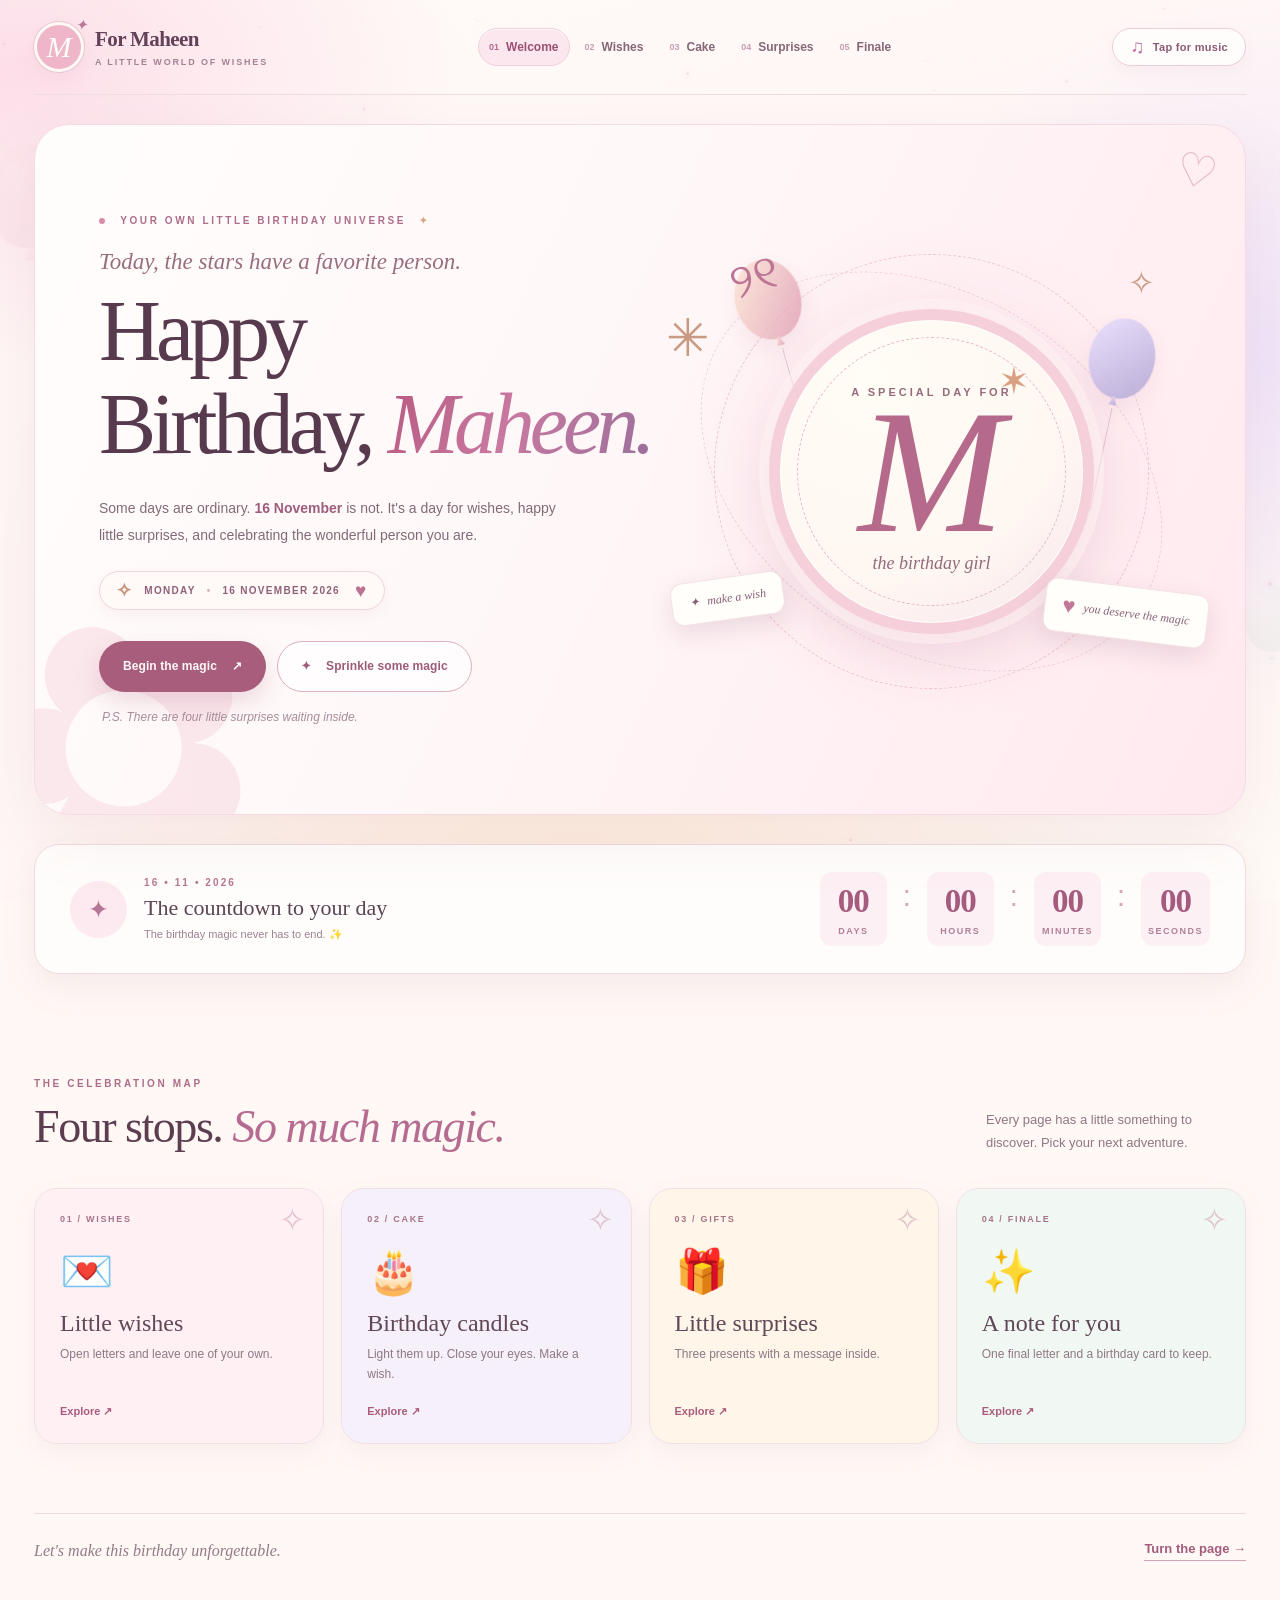
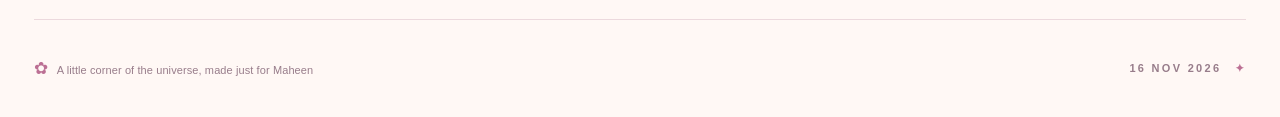
<file: index.html>
<!doctype html><html lang="en"><head><meta charset="utf-8"><meta name="viewport" content="width=device-width, initial-scale=1"><meta name="theme-color" content="#fff8f5"><meta name="description" content="A magical, interactive birthday celebration for Maheen — 16 November 2026."><title>Happy Birthday, Maheen! ✨</title><link rel="icon" type="image/svg+xml" href="favicon.svg"><link rel="stylesheet" href="style.css"></head><body class="page-home" data-page="home"><a class="skip-link" href="#main-content">Skip to content</a>
<div id="birthday-sky" class="birthday-sky" aria-hidden="true"></div>
<canvas id="party-canvas" aria-hidden="true"></canvas>
<div class="site-frame">
<header class="site-header">
  <a class="brand" href="index.html" aria-label="Maheen's birthday universe home">
    <span class="brand-icon">M<span class="brand-sparkle">✦</span></span>
    <span class="brand-wordmark"><strong>For Maheen</strong><small>A little world of wishes</small></span>
  </a>
  <nav id="main-nav" class="main-nav" aria-label="Birthday pages"><a href="index.html" class="nav-link" data-page="home"><span class="nav-index">01</span>Welcome</a><a href="wishes.html" class="nav-link" data-page="wishes"><span class="nav-index">02</span>Wishes</a><a href="cake.html" class="nav-link" data-page="cake"><span class="nav-index">03</span>Cake</a><a href="surprises.html" class="nav-link" data-page="surprises"><span class="nav-index">04</span>Surprises</a><a href="finale.html" class="nav-link" data-page="finale"><span class="nav-index">05</span>Finale</a></nav>
  <div class="header-actions">
    <button id="music-toggle" class="music-toggle" type="button" aria-pressed="false" aria-label="Turn on birthday music"><span aria-hidden="true" class="music-symbol">♫</span><span class="music-text">Tap for music</span></button>
    <button class="menu-toggle" type="button" aria-label="Open navigation" aria-expanded="false" aria-controls="main-nav"><span></span><span></span><span></span></button>
  </div>
</header>
<main id="main-content" class="main-content home-page">
  <section class="hero-grid" aria-labelledby="welcome-heading">
    <div class="hero-copy">
      <p class="eyebrow"><span class="eyebrow-dot"></span> YOUR OWN LITTLE BIRTHDAY UNIVERSE <span aria-hidden="true">✦</span></p>
      <p class="hero-intro">Today, the stars have a favorite person.</p>
      <h1 id="welcome-heading" class="hero-title">Happy<br>Birthday, <span>Maheen.</span></h1>
      <p class="hero-lead">Some days are ordinary. <strong>16 November</strong> is not. It's a day for wishes, happy little surprises, and celebrating the wonderful person you are.</p>
      <div class="date-chip"><span class="date-icon" aria-hidden="true">✧</span> MONDAY <b>•</b> 16 NOVEMBER 2026 <span class="date-heart" aria-hidden="true">♥</span></div>
      <div class="hero-ctas">
        <a href="wishes.html" class="btn btn-primary">Begin the magic <span aria-hidden="true">↗</span></a>
        <button id="magic-star" class="btn btn-outline" type="button"><span aria-hidden="true">✦</span> Sprinkle some magic</button>
      </div>
      <p id="magic-note" class="little-note" aria-live="polite">P.S. There are four little surprises waiting inside.</p>
    </div>
    <div class="hero-visual" aria-label="Festive decorative birthday artwork">
      <div class="hero-orbit orbit-1"></div><div class="hero-orbit orbit-2"></div>
      <div class="hero-sparkle hero-sparkle-a">✳</div><div class="hero-sparkle hero-sparkle-b">✦</div><div class="hero-sparkle hero-sparkle-c">✧</div>
      <div class="hero-balloon hero-balloon-a"></div><div class="hero-balloon hero-balloon-b"></div>
      <div class="hero-disc"><span class="disc-overline">A SPECIAL DAY FOR</span><span class="disc-letter">M</span><span class="disc-under">the birthday girl</span><span class="disc-small-star">✶</span></div>
      <div class="floating-label floating-label-top">✦ <span>make a wish</span></div>
      <div class="floating-label floating-label-bottom"><span class="label-heart">♥</span> <span>you deserve the magic</span></div>
    </div>
  </section>
  <section class="countdown-panel" aria-labelledby="countdown-heading">
    <div class="countdown-heading"><span class="mini-orb" aria-hidden="true">✦</span><div><p class="overline">16 • 11 • 2026</p><h2 id="countdown-heading">The countdown to your day</h2><p id="countdown-status" aria-live="polite">Counting every sparkle until your special day</p></div></div>
    <div class="countdown-values" aria-label="Countdown to November 16 2026">
      <div class="time-unit"><strong id="count-days">00</strong><span>DAYS</span></div><span class="time-colon">:</span>
      <div class="time-unit"><strong id="count-hours">00</strong><span>HOURS</span></div><span class="time-colon">:</span>
      <div class="time-unit"><strong id="count-minutes">00</strong><span>MINUTES</span></div><span class="time-colon">:</span>
      <div class="time-unit"><strong id="count-seconds">00</strong><span>SECONDS</span></div>
    </div>
  </section>
  <section class="journey-section" aria-labelledby="journey-heading">
    <div class="section-heading"><div><p class="eyebrow">THE CELEBRATION MAP</p><h2 id="journey-heading">Four stops. <em>So much magic.</em></h2></div><p>Every page has a little something to discover. Pick your next adventure.</p></div>
    <div class="journey-grid">
      <a class="journey-card" href="wishes.html"><span class="journey-number">01 / WISHES</span><span class="journey-emoji" aria-hidden="true">💌</span><h3>Little wishes</h3><p>Open letters and leave one of your own.</p><span class="journey-arrow">Explore ↗</span></a>
      <a class="journey-card" href="cake.html"><span class="journey-number">02 / CAKE</span><span class="journey-emoji" aria-hidden="true">🎂</span><h3>Birthday candles</h3><p>Light them up. Close your eyes. Make a wish.</p><span class="journey-arrow">Explore ↗</span></a>
      <a class="journey-card" href="surprises.html"><span class="journey-number">03 / GIFTS</span><span class="journey-emoji" aria-hidden="true">🎁</span><h3>Little surprises</h3><p>Three presents with a message inside.</p><span class="journey-arrow">Explore ↗</span></a>
      <a class="journey-card" href="finale.html"><span class="journey-number">04 / FINALE</span><span class="journey-emoji" aria-hidden="true">✨</span><h3>A note for you</h3><p>One final letter and a birthday card to keep.</p><span class="journey-arrow">Explore ↗</span></a>
    </div>
  </section>
  <div class="page-end-nav"><span>Let's make this birthday unforgettable.</span><a href="wishes.html" class="text-link">Turn the page <span aria-hidden="true">→</span></a></div>
</main>
<footer class="site-footer">
  <span><span class="footer-flower">✿</span> A little corner of the universe, made just for Maheen</span>
  <span>16 NOV 2026 <span aria-hidden="true">✦</span></span>
</footer>
</div>
<audio id="birthday-bgm" src="birthday-bgm.mp3" preload="auto" autoplay loop playsinline aria-hidden="true"></audio>
<script src="site.js" defer></script>
</body></html>
</file>
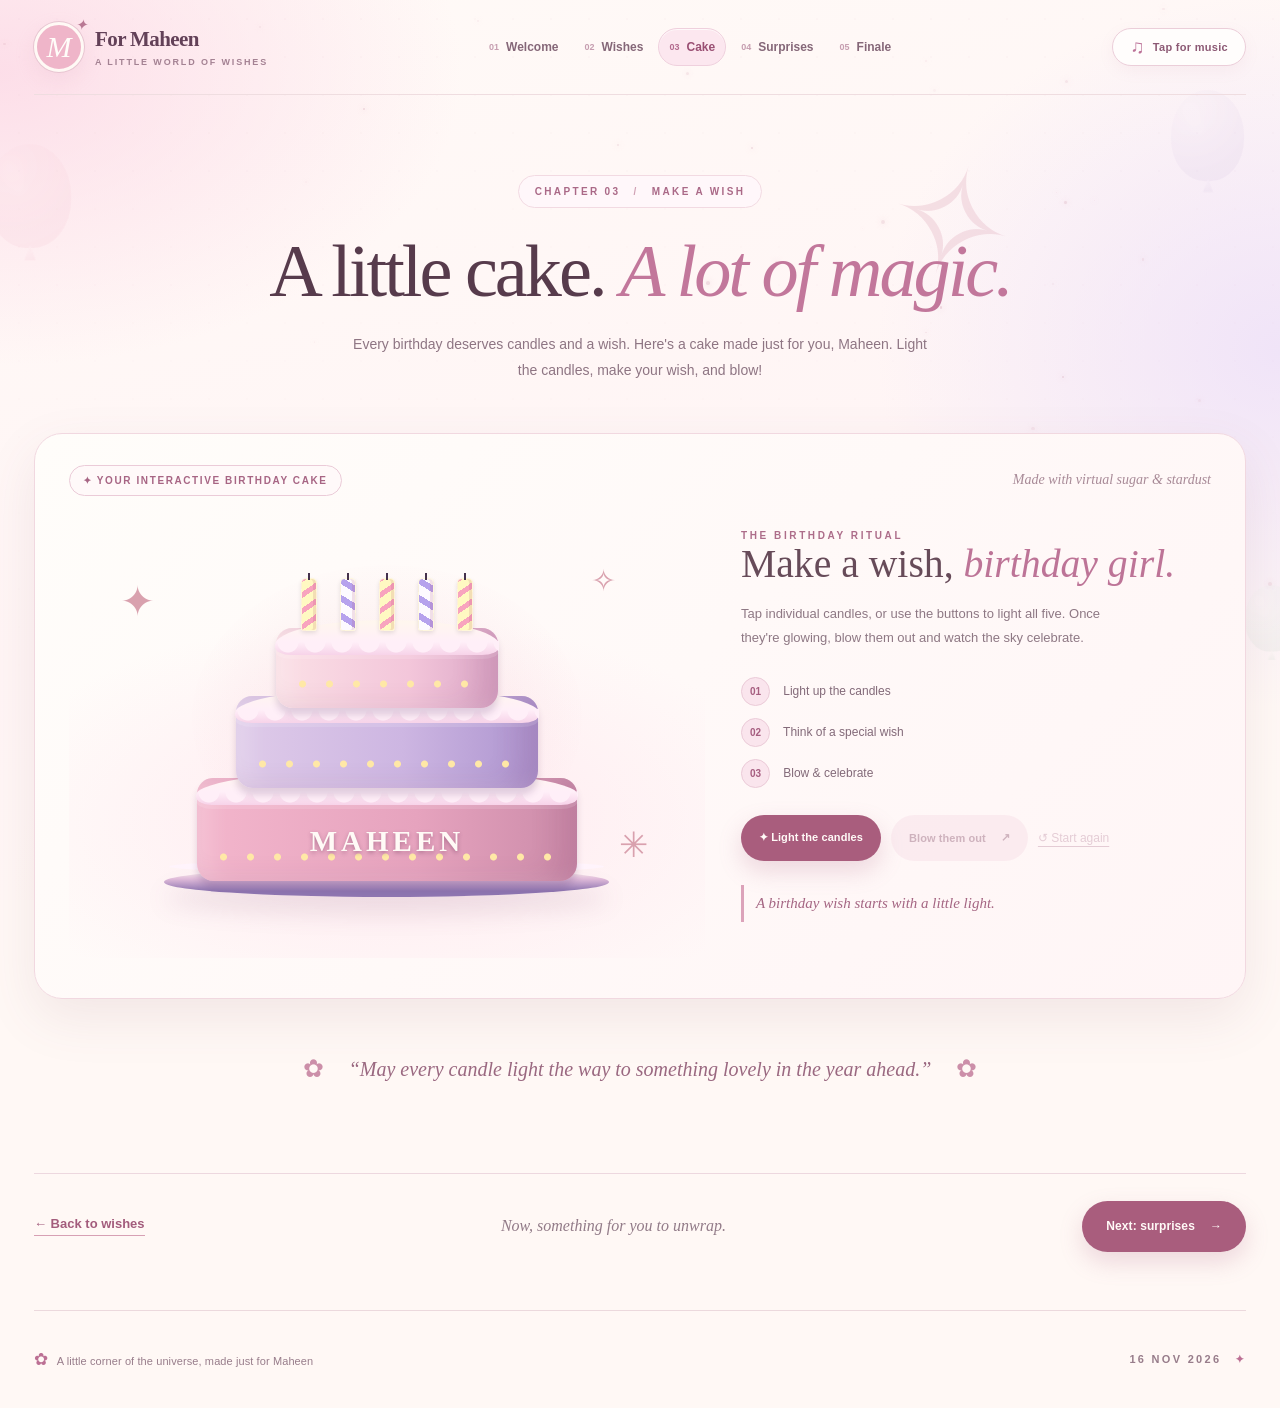
<file: cake.html>
<!doctype html><html lang="en"><head><meta charset="utf-8"><meta name="viewport" content="width=device-width, initial-scale=1"><meta name="theme-color" content="#fff8f5"><meta name="description" content="A magical, interactive birthday celebration for Maheen — 16 November 2026."><title>Cake • Maheen’s Birthday Universe</title><link rel="icon" type="image/svg+xml" href="favicon.svg"><link rel="stylesheet" href="style.css"></head><body class="page-cake" data-page="cake"><a class="skip-link" href="#main-content">Skip to content</a>
<div id="birthday-sky" class="birthday-sky" aria-hidden="true"></div>
<canvas id="party-canvas" aria-hidden="true"></canvas>
<div class="site-frame">
<header class="site-header">
  <a class="brand" href="index.html" aria-label="Maheen's birthday universe home">
    <span class="brand-icon">M<span class="brand-sparkle">✦</span></span>
    <span class="brand-wordmark"><strong>For Maheen</strong><small>A little world of wishes</small></span>
  </a>
  <nav id="main-nav" class="main-nav" aria-label="Birthday pages"><a href="index.html" class="nav-link" data-page="home"><span class="nav-index">01</span>Welcome</a><a href="wishes.html" class="nav-link" data-page="wishes"><span class="nav-index">02</span>Wishes</a><a href="cake.html" class="nav-link" data-page="cake"><span class="nav-index">03</span>Cake</a><a href="surprises.html" class="nav-link" data-page="surprises"><span class="nav-index">04</span>Surprises</a><a href="finale.html" class="nav-link" data-page="finale"><span class="nav-index">05</span>Finale</a></nav>
  <div class="header-actions">
    <button id="music-toggle" class="music-toggle" type="button" aria-pressed="false" aria-label="Turn on birthday music"><span aria-hidden="true" class="music-symbol">♫</span><span class="music-text">Tap for music</span></button>
    <button class="menu-toggle" type="button" aria-label="Open navigation" aria-expanded="false" aria-controls="main-nav"><span></span><span></span><span></span></button>
  </div>
</header>
<main id="main-content" class="main-content inner-page cake-page">
  <section class="page-intro" aria-labelledby="cake-heading"><span class="section-crumb">CHAPTER 03 <span aria-hidden="true">/</span> MAKE A WISH</span><div class="intro-symbol intro-symbol-cake" aria-hidden="true">✧</div>
    <h1 id="cake-heading">A little cake. <em>A lot of magic.</em></h1><p>Every birthday deserves candles and a wish. Here's a cake made just for you, Maheen. Light the candles, make your wish, and blow!</p></section>
  <section class="cake-experience glass-panel" aria-labelledby="cake-experience-heading">
    <div class="cake-section-label"><span class="pill-label">✦ YOUR INTERACTIVE BIRTHDAY CAKE</span><span class="cake-note">Made with virtual sugar &amp; stardust</span></div>
    <h2 id="cake-experience-heading" class="sr-only">Decorated three-tier birthday cake</h2>
    <div class="cake-layout">
      <div class="cake-stage"><span class="cake-stage-star star-a" aria-hidden="true">✦</span><span class="cake-stage-star star-b" aria-hidden="true">✧</span><span class="cake-stage-star star-c" aria-hidden="true">✳</span>
        <div id="cake-sculpture" class="cake-sculpture" role="group" aria-label="Birthday cake with five interactive candles">
          <div class="cake-halo"></div><div class="cake-plate"></div>
          <div class="cake-layer cake-layer-bottom"><div class="icing"></div><div class="cake-dots"></div><span class="cake-name">MAHEEN</span></div>
          <div class="cake-layer cake-layer-mid"><div class="icing"></div><div class="cake-dots"></div></div>
          <div class="cake-layer cake-layer-top"><div class="icing"></div><div class="cake-dots"></div></div>
          <div class="candle-row">
            <button type="button" class="candle candle-1" aria-label="Light candle 1"><span class="candle-flame"></span></button>
            <button type="button" class="candle candle-2" aria-label="Light candle 2"><span class="candle-flame"></span></button>
            <button type="button" class="candle candle-3" aria-label="Light candle 3"><span class="candle-flame"></span></button>
            <button type="button" class="candle candle-4" aria-label="Light candle 4"><span class="candle-flame"></span></button>
            <button type="button" class="candle candle-5" aria-label="Light candle 5"><span class="candle-flame"></span></button>
          </div>
        </div>
      </div>
      <div class="cake-controls"><span class="eyebrow">THE BIRTHDAY RITUAL</span><h3>Make a wish, <em>birthday girl.</em></h3><p>Tap individual candles, or use the buttons to light all five. Once they're glowing, blow them out and watch the sky celebrate.</p>
        <div class="cake-steps"><div><span>01</span> Light up the candles</div><div><span>02</span> Think of a special wish</div><div><span>03</span> Blow &amp; celebrate</div></div>
        <div class="cake-buttons"><button type="button" id="light-candles" class="btn btn-primary">✦ Light the candles</button><button type="button" id="blow-candles" class="btn btn-rose" disabled>Blow them out <span aria-hidden="true">↗</span></button><button type="button" id="reset-cake" class="reset-button" disabled>↺ Start again</button></div>
        <p id="cake-message" class="cake-message" aria-live="polite">A birthday wish starts with a little light.</p>
      </div>
    </div>
  </section>
  <aside class="birthday-blessing"><span class="blessing-star">✿</span><p>“May every candle light the way to something lovely in the year ahead.”</p><span class="blessing-star">✿</span></aside>
  <div class="page-end-nav"><a href="wishes.html" class="text-link back-link"><span aria-hidden="true">←</span> Back to wishes</a><span>Now, something for you to unwrap.</span><a href="surprises.html" class="btn btn-primary">Next: surprises <span aria-hidden="true">→</span></a></div>
</main>
<footer class="site-footer">
  <span><span class="footer-flower">✿</span> A little corner of the universe, made just for Maheen</span>
  <span>16 NOV 2026 <span aria-hidden="true">✦</span></span>
</footer>
</div>
<audio id="birthday-bgm" src="birthday-bgm.mp3" preload="auto" autoplay loop playsinline aria-hidden="true"></audio>
<script src="site.js" defer></script>
</body></html>
</file>
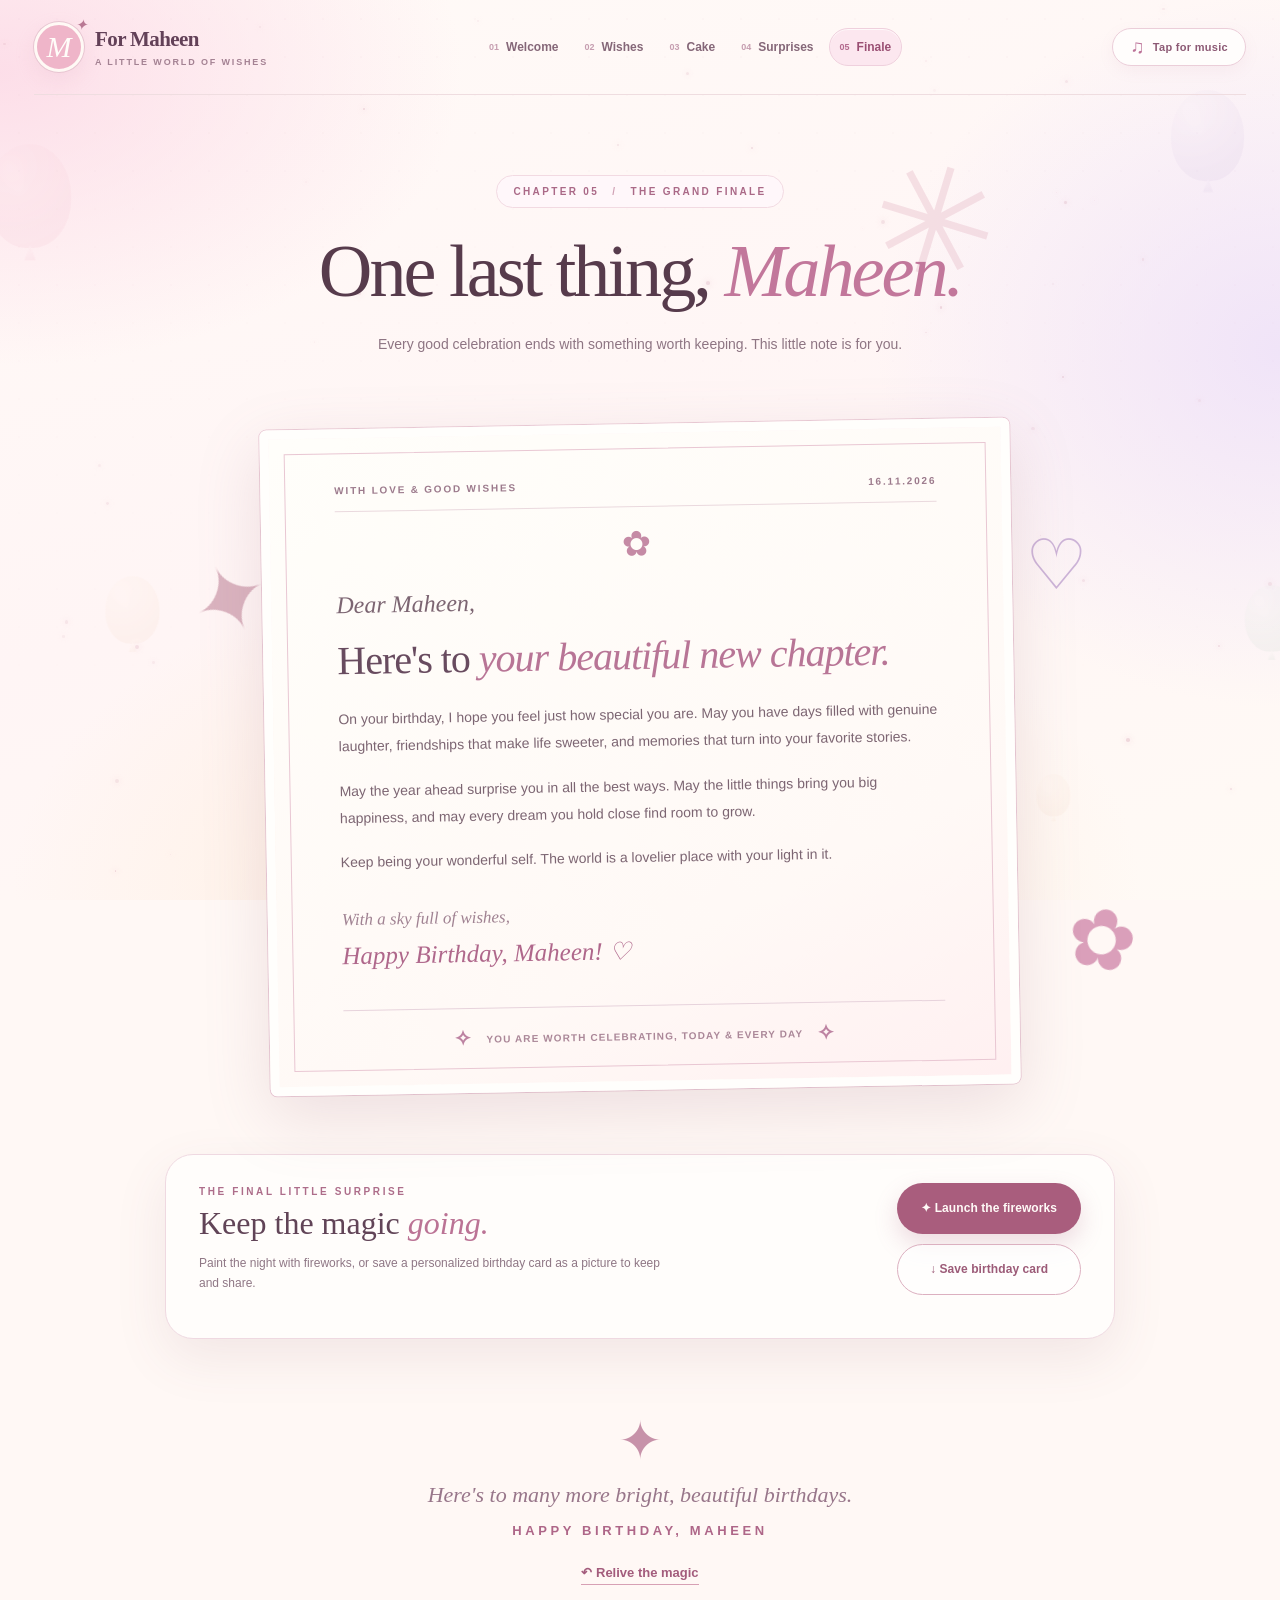
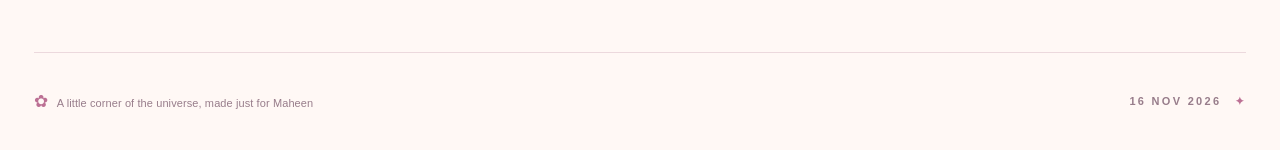
<file: finale.html>
<!doctype html><html lang="en"><head><meta charset="utf-8"><meta name="viewport" content="width=device-width, initial-scale=1"><meta name="theme-color" content="#fff8f5"><meta name="description" content="A magical, interactive birthday celebration for Maheen — 16 November 2026."><title>Finale • Maheen’s Birthday Universe</title><link rel="icon" type="image/svg+xml" href="favicon.svg"><link rel="stylesheet" href="style.css"></head><body class="page-finale" data-page="finale"><a class="skip-link" href="#main-content">Skip to content</a>
<div id="birthday-sky" class="birthday-sky" aria-hidden="true"></div>
<canvas id="party-canvas" aria-hidden="true"></canvas>
<div class="site-frame">
<header class="site-header">
  <a class="brand" href="index.html" aria-label="Maheen's birthday universe home">
    <span class="brand-icon">M<span class="brand-sparkle">✦</span></span>
    <span class="brand-wordmark"><strong>For Maheen</strong><small>A little world of wishes</small></span>
  </a>
  <nav id="main-nav" class="main-nav" aria-label="Birthday pages"><a href="index.html" class="nav-link" data-page="home"><span class="nav-index">01</span>Welcome</a><a href="wishes.html" class="nav-link" data-page="wishes"><span class="nav-index">02</span>Wishes</a><a href="cake.html" class="nav-link" data-page="cake"><span class="nav-index">03</span>Cake</a><a href="surprises.html" class="nav-link" data-page="surprises"><span class="nav-index">04</span>Surprises</a><a href="finale.html" class="nav-link" data-page="finale"><span class="nav-index">05</span>Finale</a></nav>
  <div class="header-actions">
    <button id="music-toggle" class="music-toggle" type="button" aria-pressed="false" aria-label="Turn on birthday music"><span aria-hidden="true" class="music-symbol">♫</span><span class="music-text">Tap for music</span></button>
    <button class="menu-toggle" type="button" aria-label="Open navigation" aria-expanded="false" aria-controls="main-nav"><span></span><span></span><span></span></button>
  </div>
</header>
<main id="main-content" class="main-content inner-page finale-page">
  <section class="page-intro" aria-labelledby="finale-heading"><span class="section-crumb">CHAPTER 05 <span aria-hidden="true">/</span> THE GRAND FINALE</span><div class="intro-symbol intro-symbol-finale" aria-hidden="true">✳</div>
    <h1 id="finale-heading">One last thing, <em>Maheen.</em></h1><p>Every good celebration ends with something worth keeping. This little note is for you.</p>
  </section>
  <section class="finale-stage" aria-label="A special birthday letter for Maheen"><span class="letter-floater floater-one" aria-hidden="true">✦</span><span class="letter-floater floater-two" aria-hidden="true">✿</span><span class="letter-floater floater-three" aria-hidden="true">♡</span>
    <article id="letter-paper" class="letter-paper"><div class="letter-top"><span>WITH LOVE &amp; GOOD WISHES</span><span>16.11.2026</span></div><div class="letter-flower" aria-hidden="true">✿</div><p class="letter-greeting">Dear Maheen,</p>
      <h2>Here's to <em>your beautiful new chapter.</em></h2>
      <p>On your birthday, I hope you feel just how special you are. May you have days filled with genuine laughter, friendships that make life sweeter, and memories that turn into your favorite stories.</p>
      <p>May the year ahead surprise you in all the best ways. May the little things bring you big happiness, and may every dream you hold close find room to grow.</p>
      <p>Keep being your wonderful self. The world is a lovelier place with your light in it.</p>
      <div class="letter-signoff"><p>With a sky full of wishes,</p><strong>Happy Birthday, Maheen! ♡</strong></div>
      <div class="letter-footer"><span>✧</span><span>YOU ARE WORTH CELEBRATING, TODAY &amp; EVERY DAY</span><span>✧</span></div>
    </article>
  </section>
  <section class="finale-actions glass-panel" aria-labelledby="finale-actions-heading"><div><p class="eyebrow">THE FINAL LITTLE SURPRISE</p><h2 id="finale-actions-heading">Keep the magic <em>going.</em></h2><p>Paint the night with fireworks, or save a personalized birthday card as a picture to keep and share.</p></div><div class="finale-buttons"><button type="button" id="celebrate-btn" class="btn btn-primary">✦ Launch the fireworks</button><button type="button" id="download-card" class="btn btn-outline">↓ Save birthday card</button></div><p id="finale-feedback" class="finale-feedback" aria-live="polite"></p></section>
  <div class="final-bottom"><div class="final-bottom-star">✦</div><p>Here's to many more bright, beautiful birthdays.</p><strong>HAPPY BIRTHDAY, MAHEEN</strong><a href="index.html" class="text-link">↶ Relive the magic</a></div>
</main>
<footer class="site-footer">
  <span><span class="footer-flower">✿</span> A little corner of the universe, made just for Maheen</span>
  <span>16 NOV 2026 <span aria-hidden="true">✦</span></span>
</footer>
</div>
<audio id="birthday-bgm" src="birthday-bgm.mp3" preload="auto" autoplay loop playsinline aria-hidden="true"></audio>
<script src="site.js" defer></script>
</body></html>
</file>
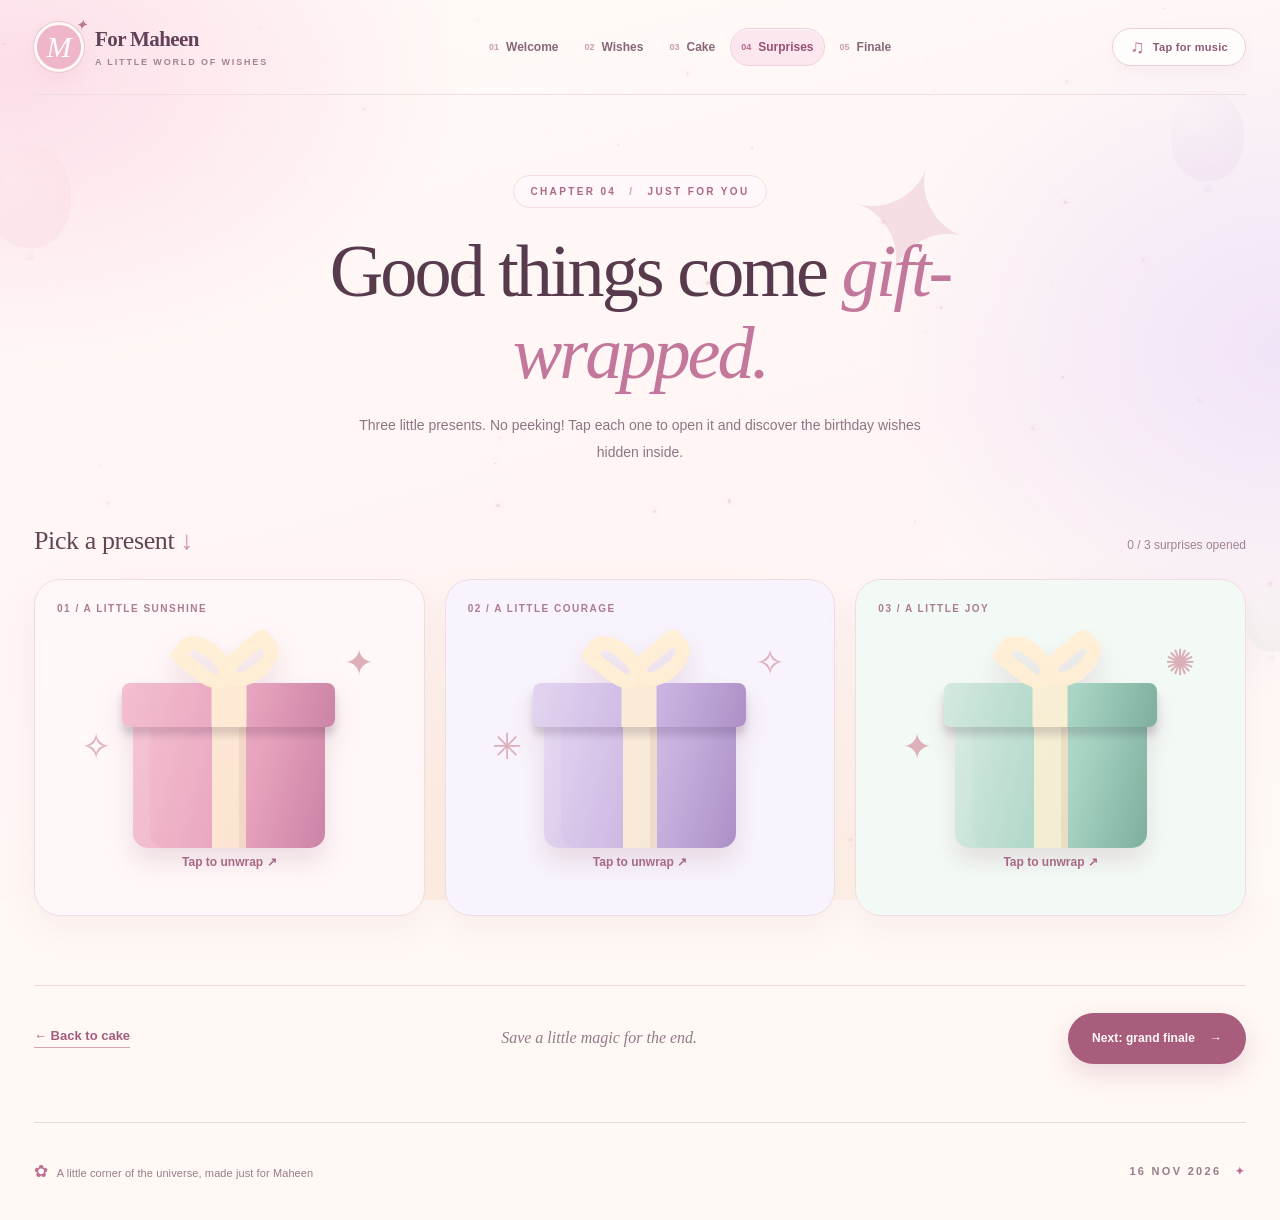
<file: surprises.html>
<!doctype html><html lang="en"><head><meta charset="utf-8"><meta name="viewport" content="width=device-width, initial-scale=1"><meta name="theme-color" content="#fff8f5"><meta name="description" content="A magical, interactive birthday celebration for Maheen — 16 November 2026."><title>Surprises • Maheen’s Birthday Universe</title><link rel="icon" type="image/svg+xml" href="favicon.svg"><link rel="stylesheet" href="style.css"></head><body class="page-surprises" data-page="surprises"><a class="skip-link" href="#main-content">Skip to content</a>
<div id="birthday-sky" class="birthday-sky" aria-hidden="true"></div>
<canvas id="party-canvas" aria-hidden="true"></canvas>
<div class="site-frame">
<header class="site-header">
  <a class="brand" href="index.html" aria-label="Maheen's birthday universe home">
    <span class="brand-icon">M<span class="brand-sparkle">✦</span></span>
    <span class="brand-wordmark"><strong>For Maheen</strong><small>A little world of wishes</small></span>
  </a>
  <nav id="main-nav" class="main-nav" aria-label="Birthday pages"><a href="index.html" class="nav-link" data-page="home"><span class="nav-index">01</span>Welcome</a><a href="wishes.html" class="nav-link" data-page="wishes"><span class="nav-index">02</span>Wishes</a><a href="cake.html" class="nav-link" data-page="cake"><span class="nav-index">03</span>Cake</a><a href="surprises.html" class="nav-link" data-page="surprises"><span class="nav-index">04</span>Surprises</a><a href="finale.html" class="nav-link" data-page="finale"><span class="nav-index">05</span>Finale</a></nav>
  <div class="header-actions">
    <button id="music-toggle" class="music-toggle" type="button" aria-pressed="false" aria-label="Turn on birthday music"><span aria-hidden="true" class="music-symbol">♫</span><span class="music-text">Tap for music</span></button>
    <button class="menu-toggle" type="button" aria-label="Open navigation" aria-expanded="false" aria-controls="main-nav"><span></span><span></span><span></span></button>
  </div>
</header>
<main id="main-content" class="main-content inner-page surprises-page">
  <section class="page-intro" aria-labelledby="gifts-heading"><span class="section-crumb">CHAPTER 04 <span aria-hidden="true">/</span> JUST FOR YOU</span><div class="intro-symbol intro-symbol-gift" aria-hidden="true">✦</div>
    <h1 id="gifts-heading">Good things come <em>gift-wrapped.</em></h1><p>Three little presents. No peeking! Tap each one to open it and discover the birthday wishes hidden inside.</p></section>
  <section class="presents-area" aria-labelledby="presents-heading"><div class="subsection-head"><h2 id="presents-heading">Pick a present <span aria-hidden="true">↓</span></h2><span id="gift-count" aria-live="polite">0 / 3 surprises opened</span></div>
    <div class="presents-grid">
      <article class="present-card present-rose" data-gift="1"><span class="gift-index">01 / A LITTLE SUNSHINE</span><button type="button" class="gift-button" data-name="Pocket of sunshine" aria-label="Open present one: Pocket of sunshine" aria-expanded="false" aria-controls="gift-reveal-one"><span class="gift-sparkle gift-sparkle-left">✧</span><span class="gift-sparkle gift-sparkle-right">✦</span><span class="gift-box"><span class="gift-lid"><span class="gift-bow"><i></i><i></i></span></span><span class="gift-body"><span class="gift-ribbon"></span></span></span><span class="gift-open-label">Tap to unwrap <span aria-hidden="true">↗</span></span></button>
        <div class="gift-reveal" id="gift-reveal-one" hidden><span class="reveal-icon">☀</span><h3>A pocket of sunshine</h3><p>For days when you need an extra reason to smile. May your year be full of warm moments and beautiful surprises.</p></div></article>
      <article class="present-card present-lilac" data-gift="2"><span class="gift-index">02 / A LITTLE COURAGE</span><button type="button" class="gift-button" data-name="Pocket of courage" aria-label="Open present two: Pocket of courage" aria-expanded="false" aria-controls="gift-reveal-two"><span class="gift-sparkle gift-sparkle-left">✳</span><span class="gift-sparkle gift-sparkle-right">✧</span><span class="gift-box"><span class="gift-lid"><span class="gift-bow"><i></i><i></i></span></span><span class="gift-body"><span class="gift-ribbon"></span></span></span><span class="gift-open-label">Tap to unwrap <span aria-hidden="true">↗</span></span></button>
        <div class="gift-reveal" id="gift-reveal-two" hidden><span class="reveal-icon">★</span><h3>A pocket of courage</h3><p>For all the places you'll go and dreams you'll chase. May you always believe in the wonderful things you're capable of.</p></div></article>
      <article class="present-card present-mint" data-gift="3"><span class="gift-index">03 / A LITTLE JOY</span><button type="button" class="gift-button" data-name="Pocket of joy" aria-label="Open present three: Pocket of joy" aria-expanded="false" aria-controls="gift-reveal-three"><span class="gift-sparkle gift-sparkle-left">✦</span><span class="gift-sparkle gift-sparkle-right">✺</span><span class="gift-box"><span class="gift-lid"><span class="gift-bow"><i></i><i></i></span></span><span class="gift-body"><span class="gift-ribbon"></span></span></span><span class="gift-open-label">Tap to unwrap <span aria-hidden="true">↗</span></span></button>
        <div class="gift-reveal" id="gift-reveal-three" hidden><span class="reveal-icon">♥</span><h3>A pocket of joy</h3><p>For the ordinary Tuesdays and extraordinary adventures. May happiness find you in the most unexpected little ways.</p></div></article>
    </div>
    <div id="gift-complete" class="gift-complete" hidden><span aria-hidden="true">✦ ♥ ✦</span><h2>All unwrapped, birthday girl!</h2><p>One last surprise is waiting. Ready for the grand finale?</p><a href="finale.html" class="btn btn-primary">See your final surprise <span aria-hidden="true">→</span></a></div>
  </section>
  <div class="page-end-nav"><a href="cake.html" class="text-link back-link"><span aria-hidden="true">←</span> Back to cake</a><span>Save a little magic for the end.</span><a href="finale.html" class="btn btn-primary">Next: grand finale <span aria-hidden="true">→</span></a></div>
</main>
<footer class="site-footer">
  <span><span class="footer-flower">✿</span> A little corner of the universe, made just for Maheen</span>
  <span>16 NOV 2026 <span aria-hidden="true">✦</span></span>
</footer>
</div>
<audio id="birthday-bgm" src="birthday-bgm.mp3" preload="auto" autoplay loop playsinline aria-hidden="true"></audio>
<script src="site.js" defer></script>
</body></html>
</file>
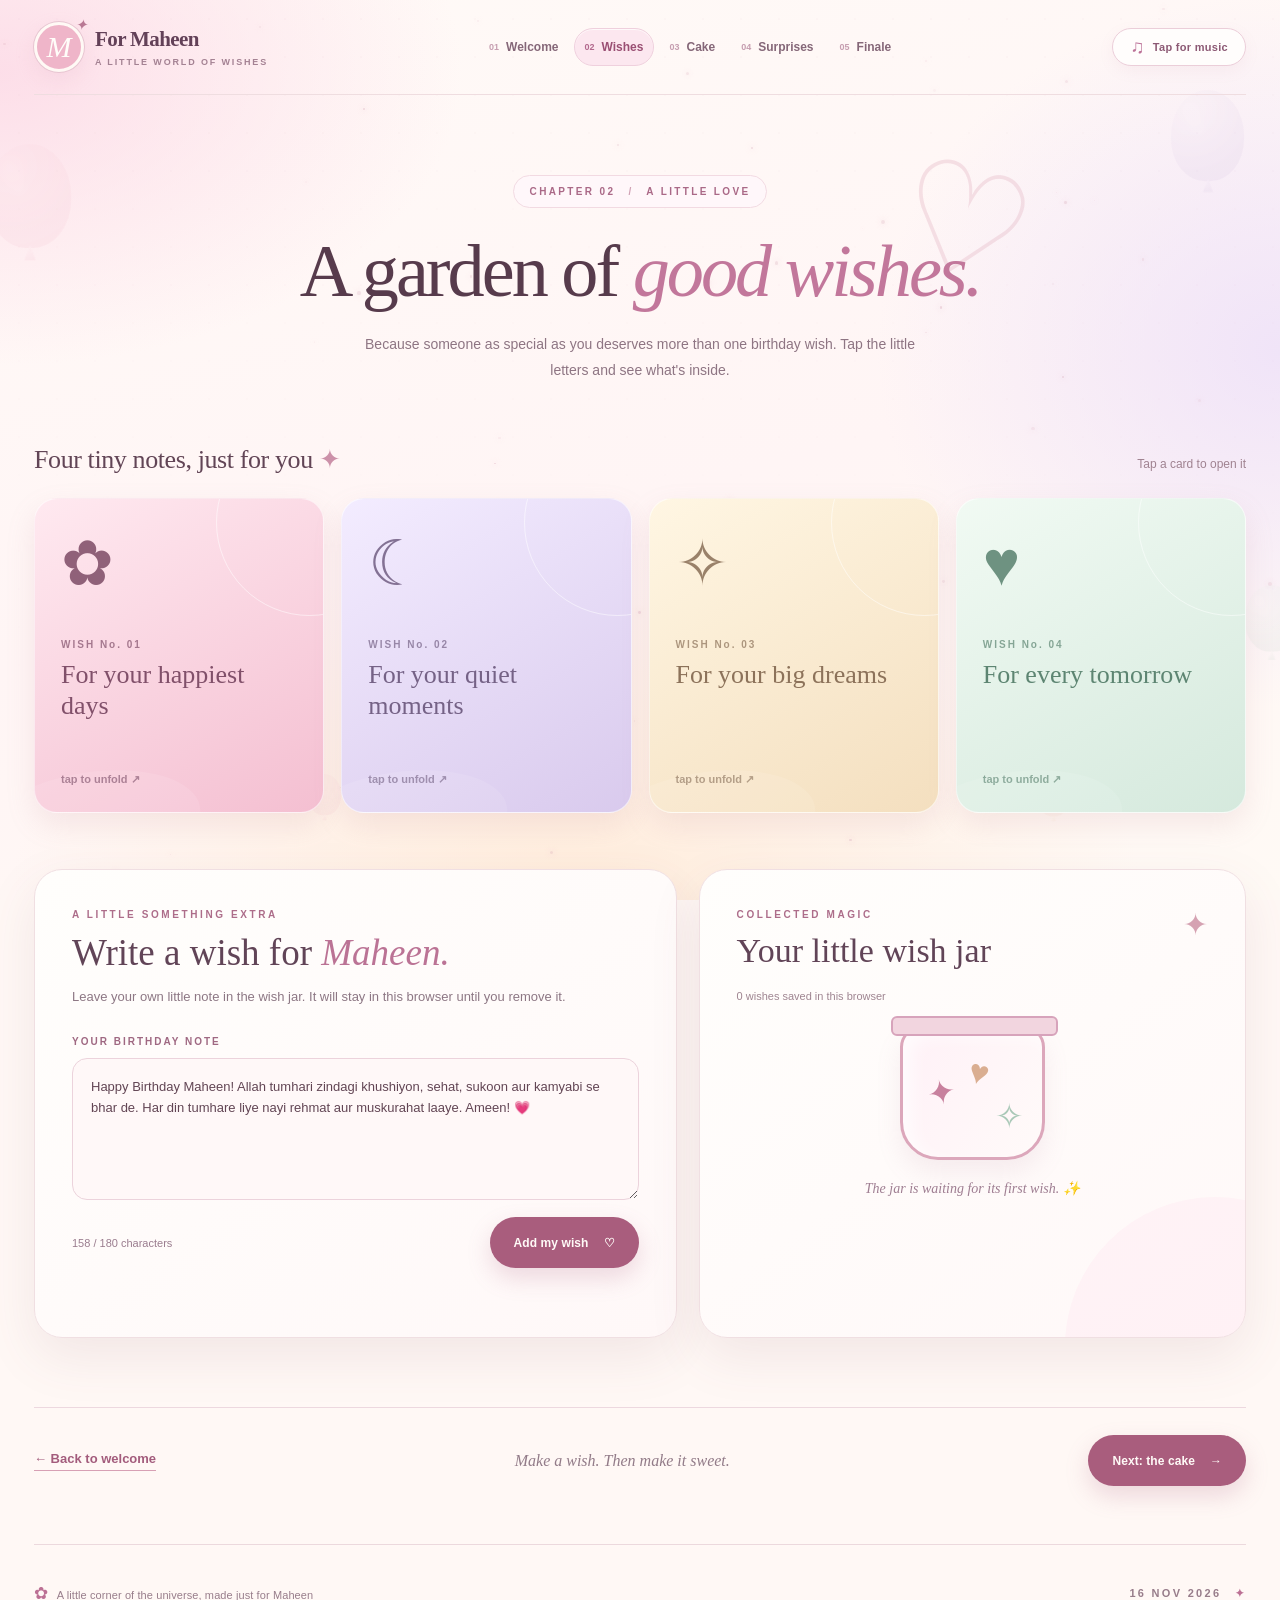
<file: wishes.html>
<!doctype html><html lang="en"><head><meta charset="utf-8"><meta name="viewport" content="width=device-width, initial-scale=1"><meta name="theme-color" content="#fff8f5"><meta name="description" content="A magical, interactive birthday celebration for Maheen — 16 November 2026."><title>Wishes • Maheen’s Birthday Universe</title><link rel="icon" type="image/svg+xml" href="favicon.svg"><link rel="stylesheet" href="style.css"></head><body class="page-wishes" data-page="wishes"><a class="skip-link" href="#main-content">Skip to content</a>
<div id="birthday-sky" class="birthday-sky" aria-hidden="true"></div>
<canvas id="party-canvas" aria-hidden="true"></canvas>
<div class="site-frame">
<header class="site-header">
  <a class="brand" href="index.html" aria-label="Maheen's birthday universe home">
    <span class="brand-icon">M<span class="brand-sparkle">✦</span></span>
    <span class="brand-wordmark"><strong>For Maheen</strong><small>A little world of wishes</small></span>
  </a>
  <nav id="main-nav" class="main-nav" aria-label="Birthday pages"><a href="index.html" class="nav-link" data-page="home"><span class="nav-index">01</span>Welcome</a><a href="wishes.html" class="nav-link" data-page="wishes"><span class="nav-index">02</span>Wishes</a><a href="cake.html" class="nav-link" data-page="cake"><span class="nav-index">03</span>Cake</a><a href="surprises.html" class="nav-link" data-page="surprises"><span class="nav-index">04</span>Surprises</a><a href="finale.html" class="nav-link" data-page="finale"><span class="nav-index">05</span>Finale</a></nav>
  <div class="header-actions">
    <button id="music-toggle" class="music-toggle" type="button" aria-pressed="false" aria-label="Turn on birthday music"><span aria-hidden="true" class="music-symbol">♫</span><span class="music-text">Tap for music</span></button>
    <button class="menu-toggle" type="button" aria-label="Open navigation" aria-expanded="false" aria-controls="main-nav"><span></span><span></span><span></span></button>
  </div>
</header>
<main id="main-content" class="main-content inner-page">
  <section class="page-intro" aria-labelledby="wishes-heading">
    <span class="section-crumb">CHAPTER 02 <span aria-hidden="true">/</span> A LITTLE LOVE</span>
    <div class="intro-symbol intro-symbol-heart" aria-hidden="true">♡</div>
    <h1 id="wishes-heading">A garden of <em>good wishes.</em></h1>
    <p>Because someone as special as you deserves more than one birthday wish. Tap the little letters and see what's inside.</p>
  </section>
  <section class="wishes-section" aria-labelledby="letters-heading">
    <div class="subsection-head"><h2 id="letters-heading">Four tiny notes, just for you <span aria-hidden="true">✦</span></h2><span>Tap a card to open it</span></div>
    <div class="wish-grid">
      <button type="button" class="wish-envelope wish-one" aria-expanded="false"><span class="wish-envelope-inner">
        <span class="wish-front"><span class="wish-icon">✿</span><span class="wish-tag">WISH No. 01</span><span class="wish-title">For your happiest days</span><span class="wish-hint">tap to unfold <span aria-hidden="true">↗</span></span></span>
        <span class="wish-back"><span class="wish-back-icon">✿</span><strong>For your happiest days</strong><span>May your days be full of laughter that catches you by surprise, people who feel like sunshine, and moments worth remembering.</span><span class="wish-hint">tap to close ↶</span></span>
      </span></button>
      <button type="button" class="wish-envelope wish-two" aria-expanded="false"><span class="wish-envelope-inner">
        <span class="wish-front"><span class="wish-icon">☾</span><span class="wish-tag">WISH No. 02</span><span class="wish-title">For your quiet moments</span><span class="wish-hint">tap to unfold <span aria-hidden="true">↗</span></span></span>
        <span class="wish-back"><span class="wish-back-icon">☾</span><strong>For your quiet moments</strong><span>May you always find a little peace when you need it, comfort in the small things, and reasons to feel proud of how far you've come.</span><span class="wish-hint">tap to close ↶</span></span>
      </span></button>
      <button type="button" class="wish-envelope wish-three" aria-expanded="false"><span class="wish-envelope-inner">
        <span class="wish-front"><span class="wish-icon">✧</span><span class="wish-tag">WISH No. 03</span><span class="wish-title">For your big dreams</span><span class="wish-hint">tap to unfold <span aria-hidden="true">↗</span></span></span>
        <span class="wish-back"><span class="wish-back-icon">✧</span><strong>For your big dreams</strong><span>May you have the courage to chase what excites you, the luck to find new doors, and all the magic of becoming who you want to be.</span><span class="wish-hint">tap to close ↶</span></span>
      </span></button>
      <button type="button" class="wish-envelope wish-four" aria-expanded="false"><span class="wish-envelope-inner">
        <span class="wish-front"><span class="wish-icon">♥</span><span class="wish-tag">WISH No. 04</span><span class="wish-title">For every tomorrow</span><span class="wish-hint">tap to unfold <span aria-hidden="true">↗</span></span></span>
        <span class="wish-back"><span class="wish-back-icon">♥</span><strong>For every tomorrow</strong><span>May this new chapter be kind to you, full of lovely surprises and beautiful beginnings. Happy Birthday, Maheen!</span><span class="wish-hint">tap to close ↶</span></span>
      </span></button>
    </div>
  </section>
  <section class="wish-station" aria-labelledby="wish-station-heading">
    <div class="wish-writing-panel glass-panel"><p class="eyebrow">A LITTLE SOMETHING EXTRA</p><h2 id="wish-station-heading">Write a wish for <em>Maheen.</em></h2><p>Leave your own little note in the wish jar. It will stay in this browser until you remove it.</p>
      <form id="wish-form"><label for="wish-message">YOUR BIRTHDAY NOTE</label><textarea id="wish-message" maxlength="180" rows="5" required>Happy Birthday Maheen! Allah tumhari zindagi khushiyon, sehat, sukoon aur kamyabi se bhar de. Har din tumhare liye nayi rehmat aur muskurahat laaye. Ameen! 💗</textarea><div class="form-under"><span><span id="wish-char-count">0</span> / 180 characters</span><button type="submit" class="btn btn-primary">Add my wish <span aria-hidden="true">♡</span></button></div></form>
      <p id="wish-feedback" class="form-feedback" aria-live="polite"></p>
    </div>
    <div class="wish-jar-panel glass-panel"><div class="jar-heading"><div><p class="eyebrow">COLLECTED MAGIC</p><h2>Your little wish jar</h2></div><span class="jar-top-icon" aria-hidden="true">✦</span></div><p id="wish-total" class="jar-total">0 wishes saved in this browser</p>
      <div class="jar-icon" aria-hidden="true"><span>✦</span><span>♥</span><span>✧</span></div>
      <p id="wish-empty" class="empty-state">The jar is waiting for its first wish. ✨</p><ul id="wish-list" class="wish-list" aria-label="Your saved birthday wishes"></ul>
    </div>
  </section>
  <div class="page-end-nav"><a href="index.html" class="text-link back-link"><span aria-hidden="true">←</span> Back to welcome</a><span>Make a wish. Then make it sweet.</span><a href="cake.html" class="btn btn-primary">Next: the cake <span aria-hidden="true">→</span></a></div>
</main>
<footer class="site-footer">
  <span><span class="footer-flower">✿</span> A little corner of the universe, made just for Maheen</span>
  <span>16 NOV 2026 <span aria-hidden="true">✦</span></span>
</footer>
</div>
<audio id="birthday-bgm" src="birthday-bgm.mp3" preload="auto" autoplay loop playsinline aria-hidden="true"></audio>
<script src="site.js" defer></script>
</body></html>
</file>
<file: style.css>
/*
  MAHEEN'S BIRTHDAY UNIVERSE
  A self-contained, responsive five-page celebration. All effects are CSS or local JS.
*/
:root {
  --night: #160c2b;
  --night2: #26143f;
  --violet: #c3aeff;
  --pink: #ffa2d2;
  --rose: #ff85bd;
  --peach: #f6bdaa;
  --cream: #ffe9af;
  --mint: #8ee0d9;
  --white: #fff9fe;
  --text: #f9f2ff;
  --subtle: #d4c5e5;
  --muted: #a996c7;
  --border: rgba(250,222,255,.17);
  --panel: rgba(255,255,255,.065);
  --display: Georgia, 'Palatino Linotype', 'Book Antiqua', serif;
  --body: 'Segoe UI', Arial, Helvetica, sans-serif;
}
* { box-sizing:border-box; }
html { scroll-behavior:smooth; }
body { margin:0; color:var(--text); font-family:var(--body); background:#170d2d; min-height:100vh; overflow-x:hidden; }
body:before { content:''; position:fixed; inset:0; pointer-events:none; z-index:0; background:
  radial-gradient(ellipse 52% 56% at 5% 3%,rgba(143,80,191,.27),transparent 75%),
  radial-gradient(ellipse 39% 42% at 100% 32%,rgba(245,111,169,.19),transparent 75%),
  radial-gradient(ellipse 45% 40% at 42% 100%,rgba(86,75,177,.24),transparent 80%),
  linear-gradient(130deg,#170b2c 0%,#26133f 52%,#19102f 100%); }
body:after { content:''; position:fixed; inset:0; pointer-events:none; z-index:0; opacity:.25; background-image:radial-gradient(rgba(255,255,255,.24) .65px,transparent .75px); background-size:30px 30px; mask-image:linear-gradient(to bottom,#000,transparent 88%); }
::selection { background:#ffa0cd; color:#2c153c; }
a { color:inherit; text-decoration:none; }
button,textarea { font:inherit; }
button { cursor:pointer; }
button:disabled { cursor:not-allowed; }
:focus-visible { outline:3px solid var(--cream); outline-offset:4px; }
[hidden] { display:none !important; }
.sr-only { position:absolute; width:1px; height:1px; padding:0; margin:-1px; overflow:hidden; clip:rect(0,0,0,0); white-space:nowrap; border:0; }
.skip-link { position:fixed; left:14px; top:-80px; background:#fff; color:#201333; padding:12px 20px; border-radius:10px; z-index:1000; }
.skip-link:focus { top:14px; }

/* Festive background shared by every page */
.birthday-sky { position:fixed; inset:0; overflow:hidden; z-index:1; pointer-events:none; }
.sky-star { position:absolute; border-radius:50%; background:#ffeace; box-shadow:0 0 12px 2px #f9c8f4; animation:starBlink 4s ease-in-out infinite alternate; }
@keyframes starBlink { 0%{transform:scale(.62);opacity:.17} 100%{transform:scale(1.35);opacity:.75} }
.sky-balloon { position:absolute; width:85px; height:106px; border-radius:52% 52% 48% 48%; transform:scale(var(--scale,1)); transform-origin:top center; filter:drop-shadow(0 14px 22px rgba(17,5,27,.25)); animation:balloonFloat 7s ease-in-out infinite; opacity:.56; }
.sky-balloon:before { content:''; position:absolute; left:17px; top:14px; width:18px; height:39px; border-radius:50%; transform:rotate(-27deg); background:rgba(255,255,255,.32); filter:blur(2px); }
.sky-balloon:after { content:''; position:absolute; left:37px; bottom:-13px; width:12px; height:16px; clip-path:polygon(50% 0,100% 100%,0 100%); background:inherit; }
.sky-balloon i { position:absolute; width:1px; height:135px; left:43px; top:116px; border-left:1px solid rgba(246,228,255,.4); border-radius:50%; transform:rotate(5deg); }
.sky-balloon--pink { background:radial-gradient(circle at 26% 22%,#ffcaeb,#e376b9 63%,#b05baf); }
.sky-balloon--yellow { background:radial-gradient(circle at 26% 22%,#fff8d6,#efc36f 63%,#cb8b70); }
.sky-balloon--lavender { background:radial-gradient(circle at 26% 22%,#efcfff,#a387e9 63%,#7765bd); }
.sky-balloon--teal { background:radial-gradient(circle at 26% 22%,#bafff2,#68cbbf 63%,#4099a6); }
@keyframes balloonFloat { 0%,100%{transform:translateY(0) rotate(-6deg) scale(var(--scale,1))}50%{transform:translateY(-25px) rotate(5deg) scale(var(--scale,1))} }
#party-canvas { position:fixed; inset:0; width:100%; height:100%; z-index:50; pointer-events:none; }
.site-frame { position:relative; z-index:2; width:min(100% - 64px,1312px); margin-inline:auto; animation:pageIn .55s ease both; }
@keyframes pageIn { from{opacity:0;transform:translateY(10px)}to{opacity:1;transform:translateY(0)} }
body.page-exiting .site-frame { opacity:0; transform:translateY(-8px); transition:opacity .22s ease,transform .22s ease; }

/* Header / navigation */
.site-header { display:flex; align-items:center; min-height:103px; gap:23px; border-bottom:1px solid var(--border); }
.brand { display:flex; align-items:center; gap:13px; flex:none; min-width:226px; }
.brand-icon { display:grid; place-items:center; width:49px; height:49px; border-radius:18px; background:linear-gradient(135deg,#ffc0df,#a38aff); color:#3a204e; font-family:var(--display); font-size:31px; font-style:italic; font-weight:700; position:relative; box-shadow:0 6px 28px rgba(222,144,247,.18); }
.brand-sparkle { position:absolute; top:-8px; right:-8px; color:#fff1ac; font-family:var(--body); font-size:17px; text-shadow:0 2px 9px #e9a6cd; }
.brand-wordmark { display:flex; flex-direction:column; gap:5px; }
.brand-wordmark strong { font-family:var(--display); font-size:19px; letter-spacing:-.3px; }
.brand-wordmark small { color:var(--muted); font-size:10px; letter-spacing:1.7px; text-transform:uppercase; }
.main-nav { display:flex; align-items:center; justify-content:center; flex:1; gap:6px; }
.nav-link { display:flex; align-items:center; gap:7px; color:#cbbbdc; padding:12px 12px; border-radius:999px; font-size:12px; white-space:nowrap; transition:color .2s,background .2s; }
.nav-link:hover { background:rgba(255,255,255,.08); color:#fff; }
.nav-link.is-active { background:rgba(255,165,215,.13); border:1px solid rgba(255,167,219,.20); color:#ffd8eb; padding:11px; }
.nav-index { font-size:9px; color:#b69cce; font-weight:800; }
.nav-link.is-active .nav-index { color:#ffb8d5; }
.header-actions { display:flex; align-items:center; gap:10px; }
.music-toggle { display:flex; align-items:center; gap:8px; padding:11px 16px; background:rgba(255,255,255,.07); border:1px solid var(--border); color:#eee1f4; border-radius:999px; white-space:nowrap; font-size:11px; font-weight:650; letter-spacing:.3px; transition:background .2s; }
.music-toggle:hover,.music-toggle.is-playing { background:rgba(255,191,222,.16); }
.music-symbol { font-size:19px; line-height:12px; color:var(--cream); }
.music-toggle.is-playing .music-symbol { animation:musicBounce 1s ease-in-out infinite alternate; }
@keyframes musicBounce{to{transform:translateY(-4px)}}
.menu-toggle { display:none; flex-direction:column; justify-content:center; gap:5px; padding:12px; border:1px solid var(--border); border-radius:12px; background:var(--panel); }
.menu-toggle span { width:20px; height:2px; border-radius:5px; background:#fae9fa; }
.main-content { padding-bottom:65px; }
.site-footer { min-height:105px; display:flex; align-items:center; justify-content:space-between; border-top:1px solid var(--border); color:#bcaad0; font-size:11px; letter-spacing:.1px; gap:20px; }
.footer-flower { color:var(--rose); font-size:17px; padding-right:6px; }
.site-footer>span:last-child { letter-spacing:2.3px; font-weight:650; white-space:nowrap; }
.site-footer>span:last-child span { color:#ffe9b0; padding-left:8px; }

/* Shared typography/buttons */
.eyebrow { color:#ffc1de; font-size:11px; line-height:1.5; letter-spacing:2.5px; font-weight:800; margin:0 0 21px; }
.eyebrow-dot { width:6px;height:6px;display:inline-block;background:var(--pink);border-radius:50%;vertical-align:middle;margin-right:10px;box-shadow:0 0 12px 3px rgba(255,160,210,.38); }
.eyebrow>span:last-child { color:var(--cream); margin-left:8px; }
.eyebrow .eyebrow-dot { margin-left:0; }
.btn { display:inline-flex; align-items:center; justify-content:center; gap:15px; min-height:52px; padding:14px 24px; border-radius:14px; border:1px solid transparent; font-weight:750; font-size:12px; letter-spacing:.2px; transition:transform .2s,box-shadow .2s,background .2s; }
.btn:hover:not(:disabled) { transform:translateY(-3px); }
.btn:active:not(:disabled) { transform:translateY(0); }
.btn:disabled { opacity:.4; }
.btn-primary { background:linear-gradient(125deg,#ffb6da 0%,#ed8ec2 58%,#ce98ee 100%); color:#371b45; box-shadow:0 10px 28px rgba(241,133,193,.20); }
.btn-primary:hover:not(:disabled) { box-shadow:0 14px 32px rgba(241,133,193,.31); }
.btn-outline { border:1px solid rgba(255,227,248,.33); background:rgba(255,255,255,.035); color:#fff3fc; }
.btn-outline:hover:not(:disabled) { background:rgba(255,255,255,.10); }
.btn-rose { background:#f8ddfb; color:#32194b; }
.text-link { color:#ffc3dd; font-size:13px; font-weight:700; border-bottom:1px solid rgba(255,192,221,.45); padding-bottom:4px; }
.text-link:hover { color:#fff; }
.glass-panel { background:linear-gradient(145deg,rgba(255,255,255,.095),rgba(255,255,255,.035)); border:1px solid rgba(255,238,255,.17); box-shadow:0 14px 48px rgba(12,5,30,.15); border-radius:28px; backdrop-filter:blur(16px); }
.overline { font-size:10px; letter-spacing:2.1px; font-weight:800; }
.page-end-nav { display:flex; align-items:center; justify-content:space-between; gap:20px; margin-top:75px; padding:32px 0 4px; border-top:1px solid var(--border); color:#d0bedf; font-family:var(--display); font-style:italic; font-size:16px; }
.page-end-nav>.btn { font-family:var(--body); font-style:normal; }
.page-end-nav .text-link { font-family:var(--body); font-style:normal; }

/* Home: showcase */
.hero-grid { display:grid; grid-template-columns:1.06fr .94fr; align-items:center; gap:36px; padding:69px 0 63px; min-height:660px; }
.hero-copy { position:relative; z-index:2; }
.hero-intro { font-family:var(--display); color:#f0d5f1; font-size:22px; font-style:italic; margin:0 0 10px; }
.hero-title { font-family:var(--display); font-size:clamp(62px,6vw,93px); font-weight:500; line-height:.99; letter-spacing:-4.9px; margin:0 0 24px; text-shadow:0 12px 40px rgba(0,0,0,.10); }
.hero-title span { display:inline-block; margin-top:8px; font-style:italic; background:linear-gradient(110deg,#ffd6e7 1%,#ffa7d3 38%,#d5b6ff 85%); background-clip:text; -webkit-background-clip:text; color:transparent; }
.hero-lead { max-width:520px; font-size:15px; line-height:1.9; color:#dbd0ea; margin:0 0 22px; }
.hero-lead strong { color:#fff0bc; font-weight:600; }
.date-chip { display:inline-flex; align-items:center; gap:11px; border:1px solid rgba(249,215,255,.20); border-radius:999px; padding:9px 16px; color:#ffe3f0; font-size:10px; letter-spacing:1.3px; font-weight:800; background:rgba(255,255,255,.045); }
.date-icon,.date-heart { font-size:19px; line-height:1; color:#ffe5a7; }
.date-heart { color:#ff9ccc; margin-left:4px; }
.date-chip b { color:#bba3d7; }
.hero-ctas { display:flex; flex-wrap:wrap; gap:14px; margin-top:32px; }
.little-note { min-height:20px; color:#ab9ac2; font-size:12px; font-style:italic; margin:16px 0 0 3px; }
.hero-visual { height:530px; min-width:0; position:relative; display:flex; align-items:center; justify-content:center; isolation:isolate; }
.hero-visual:before { content:''; width:85%; aspect-ratio:1; position:absolute; background:radial-gradient(circle,rgba(219,123,195,.28),rgba(106,66,183,.11) 50%,transparent 72%); z-index:-2; filter:blur(15px); }
.hero-orbit { position:absolute; border-radius:50%; border:1px solid rgba(253,206,247,.23); transform:rotate(-18deg); }
.orbit-1 { width:470px; height:470px; }
.orbit-2 { width:540px; height:380px; border-style:dashed; border-color:rgba(238,188,244,.15); transform:rotate(32deg); }
.hero-disc { width:335px; height:335px; border-radius:50%; display:flex; align-items:center; flex-direction:column; justify-content:center; background:radial-gradient(circle at 30% 20%,rgba(255,224,241,.25),transparent 45%),linear-gradient(140deg,#f5b8dc,#d798d5 45%,#a789e7 100%); box-shadow:inset 0 0 0 1px rgba(255,255,255,.4),inset 0 0 0 15px rgba(255,255,255,.08),0 28px 75px rgba(16,9,35,.33); position:relative; animation:discFloat 7s ease-in-out infinite; color:#3c244c; }
.hero-disc:after { content:''; position:absolute; inset:21px; border:1px solid rgba(255,255,255,.52); border-radius:50%; }
.disc-overline { font-size:12px; font-weight:800; letter-spacing:3px; z-index:1; margin-top:18px; }
.disc-letter { font-family:var(--display); font-size:180px; font-style:italic; line-height:.96; margin-top:-10px; z-index:1; text-shadow:5px 4px 0 rgba(255,255,255,.20); }
.disc-under { font-family:var(--display); font-size:19px; font-style:italic; z-index:1; margin-top:-4px; }
.disc-small-star { position:absolute; top:45px; right:65px; color:#fff4c2; font-size:38px; z-index:1; }
.hero-sparkle { position:absolute; color:#ffe8b3; text-shadow:0 0 19px rgba(255,245,193,.6); animation:twirl 8s linear infinite; }
.hero-sparkle-a { left:4%; top:17%; font-size:52px; }
.hero-sparkle-b { right:4%; bottom:14%; font-size:42px; animation-direction:reverse; }
.hero-sparkle-c { right:12%; top:8%; font-size:32px; }
.hero-balloon { position:absolute; width:66px; height:81px; border-radius:50%; filter:drop-shadow(0 15px 18px rgba(17,5,27,.18)); }
.hero-balloon:before { content:''; width:8px; height:10px; bottom:-7px; left:29px; position:absolute; background:inherit; clip-path:polygon(50% 0,0 100%,100% 100%); }
.hero-balloon:after { content:''; position:absolute; width:1px; height:105px; background:rgba(242,222,252,.5); left:33px; top:91px; }
.hero-balloon-a { top:7%; left:13%; transform:rotate(-16deg); background:linear-gradient(125deg,#ffdebd,#e995b9); animation:balA 6s ease-in-out infinite; }
.hero-balloon-b { right:8%; top:19%; background:linear-gradient(135deg,#c8f4f1,#7ec5d4); transform:rotate(12deg); animation:balB 7s ease-in-out infinite; }
.floating-label { position:absolute; padding:13px 17px; display:flex; align-items:center; gap:8px; white-space:nowrap; font-size:12px; font-family:var(--display); font-style:italic; border-radius:16px; background:rgba(255,247,255,.90); color:#53395f; box-shadow:0 16px 36px rgba(14,4,32,.26); }
.floating-label-top { left:1%; bottom:24%; transform:rotate(-8deg); }
.floating-label-top:first-letter { color:#bb82b2; }
.floating-label-bottom { right:-2%; bottom:19%; transform:rotate(7deg); }
.label-heart { color:#dc75ac; font-size:22px; }
@keyframes discFloat { 0%,100%{transform:translateY(0) rotate(-2deg)} 50%{transform:translateY(-16px) rotate(2deg)} }
@keyframes twirl { 50%{transform:rotate(180deg) scale(.83)}100%{transform:rotate(360deg)} }
@keyframes balA {50%{transform:translateY(-18px) rotate(-7deg)}}
@keyframes balB {50%{transform:translateY(19px) rotate(20deg)}}
.countdown-panel { border:1px solid rgba(255,231,249,.21); border-radius:26px; padding:27px 33px; background:linear-gradient(110deg,rgba(255,156,205,.10),rgba(153,127,232,.11)),rgba(255,255,255,.035); display:flex; gap:28px; align-items:center; justify-content:space-between; box-shadow:0 12px 40px rgba(8,5,24,.12); }
.countdown-heading { display:flex; align-items:center; gap:17px; }
.mini-orb { flex:none; height:58px; width:58px; border-radius:18px; display:grid; place-items:center; background:rgba(255,230,249,.11); color:#ffe8a8; font-size:25px; }
.countdown-heading .overline { color:#ffc4df; margin:0 0 7px; }
.countdown-heading h2 { font-family:var(--display); font-size:21px; font-weight:500; margin:0 0 7px; }
.countdown-heading p:last-child { color:#bcb0cf; margin:0; font-size:11px; }
.countdown-values { display:flex; align-items:flex-start; gap:16px; }
.time-unit { min-width:62px; display:flex; align-items:center; flex-direction:column; gap:4px; }
.time-unit strong { font-family:var(--display); font-size:34px; line-height:1.2; font-weight:600; letter-spacing:-1px; font-variant-numeric:tabular-nums; }
.time-unit span { font-size:9px; color:#bba6d3; font-weight:800; letter-spacing:1.5px; }
.time-colon { color:#d8acd8; font-size:29px; margin-top:0; }
.journey-section { padding-top:106px; }
.section-heading { display:flex; justify-content:space-between; align-items:end; gap:60px; margin-bottom:34px; }
.section-heading .eyebrow { margin-bottom:10px; }
.section-heading h2 { font-family:var(--display); font-size:clamp(34px,3.6vw,51px); font-weight:500; line-height:1.15; margin:0; letter-spacing:-1.5px; }
.section-heading h2 em { color:#ffafdb; font-weight:400; }
.section-heading>p { color:#bdaed2; max-width:260px; line-height:1.8; font-size:13px; margin:0; }
.journey-grid { display:grid; grid-template-columns:repeat(4,minmax(0,1fr)); gap:17px; }
.journey-card { min-height:245px; display:flex; flex-direction:column; align-items:flex-start; padding:24px; border:1px solid rgba(255,235,255,.15); border-radius:22px; background:linear-gradient(150deg,rgba(255,255,255,.095),rgba(255,255,255,.024)); transition:transform .25s,border-color .25s,background .25s; }
.journey-card:hover { transform:translateY(-6px); border-color:rgba(255,176,211,.45); background:linear-gradient(145deg,rgba(253,178,224,.13),rgba(255,255,255,.05)); }
.journey-number { font-size:9px; font-weight:800; letter-spacing:1.7px; color:#cdb6e1; }
.journey-emoji { font-size:41px; line-height:1; margin:24px 0 15px; filter:drop-shadow(0 7px 10px rgba(2,1,10,.17)); }
.journey-card h3 { font-family:var(--display); font-size:21px; font-weight:500; margin:0 0 8px; }
.journey-card p { color:#bdb0cf; line-height:1.5; font-size:12px; margin:0 0 20px; }
.journey-arrow { margin-top:auto; color:#ffbddb; font-weight:750; font-size:11px; }

/* All inner pages */
.inner-page { padding-top:67px; }
.page-intro { text-align:center; max-width:810px; margin:0 auto 59px; position:relative; }
.section-crumb { color:#ffc1df; font-size:10px; letter-spacing:2.35px; font-weight:800; }
.section-crumb span { color:#8b6ba5; padding:0 8px; }
.page-intro h1 { font-family:var(--display); font-size:clamp(45px,5.25vw,73px); line-height:1.13; font-weight:400; letter-spacing:-2.5px; margin:16px 0 15px; }
.page-intro h1 em { font-weight:400; color:#ffafd8; }
.page-intro>p { font-size:14px; color:#cfc0e0; max-width:650px; margin:0 auto; line-height:1.85; }
.intro-symbol { position:absolute; z-index:-1; font-family:var(--display); font-size:150px; line-height:1; color:rgba(255,183,232,.075); top:-26px; right:-27px; transform:rotate(17deg); }
.intro-symbol-cake { right:5%; }
.intro-symbol-gift { right:10%; }
.intro-symbol-finale { right:7%; }
.subsection-head { display:flex; align-items:baseline; justify-content:space-between; gap:15px; margin-bottom:22px; }
.subsection-head h2 { font-family:var(--display); font-weight:500; font-size:25px; letter-spacing:-.4px; margin:0; }
.subsection-head h2>span { color:#ffc7e5; }
.subsection-head>span { color:#beaacf; font-size:12px; }

/* Wish envelopes and the wish jar */
.wish-grid { display:grid; grid-template-columns:repeat(4,minmax(0,1fr)); gap:19px; }
.wish-envelope { display:block; text-align:left; border:0; padding:0; height:310px; color:inherit; background:transparent; perspective:1300px; border-radius:23px; }
.wish-envelope-inner { display:block; width:100%; height:100%; transform-style:preserve-3d; transition:transform .7s cubic-bezier(.22,.61,.36,1); position:relative; }
.wish-envelope.is-open .wish-envelope-inner { transform:rotateY(180deg); }
.wish-front,.wish-back { position:absolute; inset:0; border-radius:23px; overflow:hidden; padding:25px; display:flex; flex-direction:column; backface-visibility:hidden; -webkit-backface-visibility:hidden; border:1px solid rgba(255,255,255,.26); box-shadow:0 15px 28px rgba(15,5,30,.12); }
.wish-front:before { content:''; position:absolute; width:185px; height:185px; border:1px solid rgba(255,255,255,.30); border-radius:50%; top:-70px; right:-80px; }
.wish-front:after { content:''; position:absolute; width:75%; height:100px; bottom:-60px; left:-50px; background:rgba(255,255,255,.09); border-radius:50%; transform:rotate(-8deg); }
.wish-one .wish-front { background:linear-gradient(150deg,#f3b1d3,#d58aaf); color:#4b2b48; }
.wish-two .wish-front { background:linear-gradient(150deg,#d0c0ff,#a491d6); color:#402d62; }
.wish-three .wish-front { background:linear-gradient(150deg,#ffdfa9,#eebf9d); color:#694c4d; }
.wish-four .wish-front { background:linear-gradient(150deg,#a3e8df,#7acbcf); color:#30545c; }
.wish-icon { font-family:var(--display); font-size:59px; line-height:1.1; margin:5px 0 40px; }
.wish-tag { font-size:10px; font-weight:800; letter-spacing:2px; opacity:.74; }
.wish-title { font-family:var(--display); font-size:25px; line-height:1.2; margin:9px 0 0; }
.wish-hint { font-size:11px; margin-top:auto; font-weight:700; opacity:.8; }
.wish-back { transform:rotateY(180deg); background:#fff7f2; color:#513657; justify-content:center; gap:14px; }
.wish-back-icon { font-size:33px; line-height:1; color:#d680ac; }
.wish-back strong { font-family:var(--display); font-size:21px; font-weight:500; line-height:1.1; }
.wish-back>span:nth-last-child(2) { font-size:13px; line-height:1.65; }
.wish-back .wish-hint { color:#9b6889; }
.wish-station { display:grid; grid-template-columns:1.08fr .92fr; gap:22px; margin-top:53px; }
.wish-writing-panel,.wish-jar-panel { padding:34px; }
.wish-writing-panel .eyebrow,.jar-heading .eyebrow { margin-bottom:9px; }
.wish-writing-panel h2,.jar-heading h2,.finale-actions h2 { font-family:var(--display); font-size:37px; font-weight:400; line-height:1.2; margin:0 0 11px; }
.wish-writing-panel h2 em,.finale-actions h2 em { color:#ffb5df; }
.wish-writing-panel>p:not(.eyebrow):not(.form-feedback) { font-size:13px; line-height:1.7; color:#cdbbdf; margin:0 0 28px; }
#wish-form label { display:block; font-size:10px; letter-spacing:2px; font-weight:800; color:#e7d2ed; margin-bottom:11px; }
#wish-message { width:100%; min-height:138px; padding:18px; resize:vertical; background:rgba(12,8,29,.24); border:1px solid rgba(248,214,255,.24); border-radius:15px; color:white; font-size:13px; line-height:1.6; outline:none; transition:border-color .2s,box-shadow .2s; }
#wish-message::placeholder { color:#ad9bbe; }
#wish-message:focus { border-color:#ffc4e8; box-shadow:0 0 0 3px rgba(255,161,215,.11); }
.form-under { display:flex; align-items:center; justify-content:space-between; gap:12px; margin-top:14px; }
.form-under>span { font-size:11px; color:#aa99c0; }
.form-feedback { color:#f9dba6; font-size:12px; min-height:20px; margin:12px 0 0; }
.wish-jar-panel { position:relative; overflow:hidden; }
.wish-jar-panel:before { content:''; position:absolute; width:300px; height:300px; right:-120px; bottom:-160px; border-radius:50%; background:rgba(251,166,211,.09); }
.jar-heading { display:flex; justify-content:space-between; }
.jar-heading h2 { font-size:33px; }
.jar-top-icon { color:#ffe5b1; font-size:30px; }
.jar-total { font-size:11px; color:#c7b2d8; margin:7px 0 14px; }
.jar-icon { width:145px; height:134px; position:relative; border-radius:21px 21px 38px 38px; border:3px solid rgba(248,221,255,.50); background:linear-gradient(120deg,rgba(255,211,237,.25),rgba(255,255,255,.025)); box-shadow:inset 14px 8px 28px rgba(255,255,255,.09),0 13px 26px rgba(0,0,0,.11); margin:24px auto 20px; }
.jar-icon:before { content:''; position:absolute; height:16px; width:163px; border-radius:6px; border:2px solid rgba(248,221,255,.58); background:rgba(219,160,216,.35); left:-12px; top:-13px; }
.jar-icon span { position:absolute; font-size:34px; color:#ffcae5; }
.jar-icon span:first-child { left:24px; top:43px; transform:rotate(-12deg); }
.jar-icon span:nth-child(2) { left:66px; top:24px; color:#ffe9b5; transform:rotate(15deg); }
.jar-icon span:nth-child(3) { right:19px; bottom:21px; color:#bdf6f0; }
.empty-state { text-align:center; font-family:var(--display); font-style:italic; color:#d0bddf; font-size:14px; }
.wish-list { list-style:none; padding:0; margin:15px 0 0; max-height:245px; overflow:auto; display:flex; flex-direction:column; gap:10px; }
.saved-wish { display:flex; align-items:start; justify-content:space-between; gap:14px; background:rgba(255,242,253,.10); border-radius:12px; padding:13px 13px 13px 15px; font-size:12px; line-height:1.5; overflow-wrap:anywhere; }
.delete-wish { background:transparent; border:0; color:#ffb7d7; font-size:24px; line-height:17px; padding:0 3px; }

/* Interactive cake */
.cake-page .page-intro { margin-bottom:45px; }
.cake-experience { padding:26px 33px 34px; }
.cake-section-label { display:flex; align-items:center; justify-content:space-between; gap:15px; }
.pill-label { border:1px solid rgba(253,216,240,.24); background:rgba(255,255,255,.06); border-radius:100px; color:#ffd4e8; padding:9px 13px; font-size:10px; letter-spacing:1.6px; font-weight:800; }
.cake-note { color:#b4a4c6; font-family:var(--display); font-size:14px; font-style:italic; }
.cake-layout { display:grid; grid-template-columns:1.15fr .85fr; align-items:center; gap:36px; min-height:460px; }
.cake-stage { position:relative; height:455px; display:flex; align-items:center; justify-content:center; background:radial-gradient(ellipse 66% 45% at 49% 62%,rgba(255,169,213,.11),transparent); overflow:hidden; }
.cake-stage-star { position:absolute; color:#ffe4ac; font-size:42px; text-shadow:0 0 15px rgba(255,218,173,.36); animation:starBlink 3s ease-in-out infinite alternate; }
.star-a { top:74px;left:8%; }.star-b { right:14%;top:60px;font-size:30px;animation-delay:-1s }.star-c { right:9%;bottom:93px;font-size:35px;animation-delay:-2s }
.cake-sculpture { width:500px; height:370px; position:relative; transform-origin:50% 60%; flex:none; }
.cake-halo { position:absolute; width:390px; height:305px; left:55px; bottom:45px; border-radius:50%; background:radial-gradient(ellipse,rgba(255,154,220,.14),transparent 70%); }
.cake-plate { position:absolute; bottom:18px; width:445px; height:30px; left:27px; border-radius:50%; background:linear-gradient(#fff8ef 10%,#dfbad9 40%,#8e75b0 80%); box-shadow:0 24px 28px rgba(4,0,15,.29); }
.cake-plate:before { content:''; height:13px; position:absolute; top:-7px; left:5px; right:5px; border-radius:50%; background:#fff4fc; }
.cake-layer { position:absolute; left:50%; transform:translateX(-50%); border-radius:16px 16px 17px 17px; overflow:visible; box-shadow:inset -20px 0 28px rgba(107,36,84,.12),inset 14px 1px 22px rgba(255,255,255,.17),0 7px 7px rgba(79,35,97,.17); }
.cake-layer-bottom { width:380px; height:103px; bottom:34px; background:linear-gradient(90deg,#ed97c3,#e48aba 55%,#c579b3); }
.cake-layer-mid { width:302px; height:92px; bottom:127px; background:linear-gradient(90deg,#c2a8f7,#b294eb 55%,#917bcd); }
.cake-layer-top { width:222px; height:80px; bottom:207px; background:linear-gradient(90deg,#ffc3db,#f0a9d6 55%,#d68bc4); }
.icing { position:absolute; left:-1px; right:-1px; height:35px; top:-8px; border-radius:50% 50% 17px 17px/25px 25px 8px 8px; background:linear-gradient(180deg,#fff7ed 0%,#ffeff8 62%,#f7d3e9 100%); box-shadow:0 4px 0 rgba(255,255,255,.12); }
.icing:after { content:''; position:absolute; left:0; right:0; top:21px; height:27px; background:radial-gradient(circle at 13px 1px,#ffeff8 0 10px,transparent 11px) repeat-x; background-size:27px 28px; opacity:.97; }
.cake-dots { position:absolute; height:18px; left:13px; right:13px; bottom:15px; background:radial-gradient(circle,#ffe8a6 0 3px,transparent 4px) repeat-x; background-size:27px 18px; }
.cake-name { position:absolute; top:47px; left:50%; transform:translateX(-50%); font-family:var(--display); color:#fff9eb; font-size:29px; font-weight:700; letter-spacing:4px; text-shadow:0 2px 4px rgba(70,20,61,.33); z-index:2; }
.candle-row { position:absolute; left:50%; transform:translateX(-50%); bottom:284px; display:flex; align-items:flex-end; justify-content:center; gap:23px; width:220px; height:65px; z-index:8; }
.candle { width:16px; height:53px; flex:none; position:relative; background:repeating-linear-gradient(-35deg,#fff9c2 0px,#fff9c2 8px,#f8a4be 8px,#f8a4be 13px); border:1px solid rgba(255,248,219,.9); border-radius:5px 5px 3px 3px; box-shadow:inset -3px 0 rgba(171,70,100,.15),0 2px 4px rgba(0,0,0,.1); padding:0; overflow:visible; }
.candle:before { content:''; width:2px; height:7px; position:absolute; top:-6px; left:6px; background:#45314c; }
.candle:nth-child(even) { background:repeating-linear-gradient(32deg,#fdfaff 0px,#fdfaff 9px,#b6a2ed 9px,#b6a2ed 15px); }
.candle-flame { display:block; width:15px; height:24px; opacity:0; position:absolute; left:-1px; top:-30px; transform-origin:center bottom; border-radius:70% 15% 60% 45%; transform:rotate(45deg); background:linear-gradient(120deg,#fff9b7 25%,#ffbd62 65%,#fa8c4e); box-shadow:0 0 16px 8px rgba(255,181,69,.42),0 0 45px rgba(255,190,86,.32); transition:opacity .22s; }
.candle.is-lit .candle-flame { opacity:1; animation:flameFlicker .8s ease-in-out infinite alternate; }
.cake-sculpture.is-blown:after { content:'✦'; font-size:45px; color:#f7c3ed; position:absolute; right:44px; top:30px; animation:riseOut .9s both; }
@keyframes flameFlicker { from { transform:scale(.94) rotate(39deg); }to { transform:scale(1.08) rotate(49deg) translateY(-2px); } }
@keyframes riseOut { from {opacity:0;transform:translateY(22px) scale(.7)}to {opacity:1;transform:translateY(-11px) scale(1.2)} }
.cake-controls { padding:30px 12px 28px 0; }
.cake-controls>.eyebrow { margin-bottom:14px; }
.cake-controls h3 { font-family:var(--display); font-size:clamp(32px,3.1vw,45px); font-weight:400; line-height:1.08; margin:0 0 16px; }
.cake-controls h3 em { color:#ffb2d7; }
.cake-controls>p:not(.cake-message) { color:#d0bfdc; font-size:13px; line-height:1.85; max-width:390px; }
.cake-steps { display:grid; gap:12px; margin:27px 0; }
.cake-steps>div { color:#e4d6ed; font-size:12px; }
.cake-steps span { display:inline-grid; place-items:center; width:29px; height:29px; border-radius:50%; background:rgba(255,195,228,.12); border:1px solid rgba(255,195,228,.21); color:#ffcae1; font-size:10px; font-weight:700; margin-right:10px; }
.cake-buttons { display:flex; flex-wrap:wrap; gap:10px; }
.cake-buttons .btn { padding:12px 17px; min-height:46px; font-size:11px; }
.reset-button { background:transparent; border:0; padding:7px 0; color:#eec4de; font-size:12px; text-decoration:underline; text-underline-offset:4px; }
.reset-button:disabled { opacity:.3; }
.cake-message { border-left:3px solid #eaa5ce; padding:8px 12px; min-height:37px; color:#ffe7ae; font-family:var(--display); font-size:15px; font-style:italic; line-height:1.4; margin-top:24px; }
.birthday-blessing { margin:35px auto 0; display:flex; align-items:center; justify-content:center; gap:25px; text-align:center; }
.birthday-blessing p { color:#edd9ee; font-family:var(--display); font-size:20px; line-height:1.5; font-style:italic; }
.blessing-star { color:#ffc1db; font-size:25px; }

/* Unwrap three gifts */
.presents-area { margin-top:15px; }
.presents-grid { display:grid; grid-template-columns:repeat(3,minmax(0,1fr)); gap:22px; align-items:start; }
.present-card { background:linear-gradient(145deg,rgba(255,255,255,.09),rgba(255,255,255,.04)); border:1px solid var(--border); border-radius:28px; padding:23px 22px 21px; text-align:center; transition:border-color .3s; overflow:hidden; }
.present-card.is-open { border-color:rgba(255,206,234,.44); }
.gift-index { display:block; text-align:left; color:#d7c4e5; font-size:10px; font-weight:800; letter-spacing:1.5px; }
.gift-button { width:100%; height:280px; border:0; background:transparent; color:#ffe6f3; display:flex; flex-direction:column; align-items:center; justify-content:center; position:relative; cursor:pointer; }
.gift-box { width:220px; height:200px; display:block; position:relative; margin:20px 0 4px; filter:drop-shadow(0 17px 18px rgba(14,5,34,.20)); transition:transform .3s; }
.gift-button:hover:not([aria-expanded="true"]) .gift-box { transform:translateY(-8px) rotate(-2deg); }
.gift-body { position:absolute; bottom:11px; left:14px; right:14px; height:130px; border-radius:7px 7px 15px 15px; background:linear-gradient(105deg,var(--gift-base),var(--gift-mid) 60%,var(--gift-dark)); box-shadow:inset 17px 0 rgba(255,255,255,.09); overflow:hidden; }
.gift-ribbon { position:absolute; width:34px; height:100%; background:rgba(255,241,214,.85); left:50%; transform:translateX(-50%); box-shadow:inset -7px 0 rgba(193,141,128,.16); }
.gift-lid { position:absolute; width:213px; height:44px; bottom:132px; left:3px; background:linear-gradient(105deg,var(--gift-base),var(--gift-mid) 60%,var(--gift-dark)); border-radius:8px; z-index:3; box-shadow:0 8px 7px rgba(36,13,49,.15); transform-origin:18% 95%; transition:transform .7s cubic-bezier(.18,.75,.28,1); }
.gift-lid:before { content:''; position:absolute; width:35px; height:44px; background:rgba(255,241,214,.9); left:50%; transform:translateX(-50%); }
.gift-bow { width:110px; height:63px; position:absolute; left:51px; top:-58px; }
.gift-bow i { position:absolute; display:block; border:15px solid rgba(255,239,212,.94); width:64px; height:39px; border-radius:53% 57% 45% 20%; top:17px; transform:rotate(30deg); }
.gift-bow i:first-child { left:0; transform:rotate(38deg); }
.gift-bow i:nth-child(2) { right:0; transform:rotate(140deg); }
.present-rose { --gift-base:#f6aed0; --gift-mid:#e68bbb; --gift-dark:#b969a0; }
.present-lilac { --gift-base:#c9b7ff; --gift-mid:#a48cde; --gift-dark:#7a64bc; }
.present-mint { --gift-base:#acebe5; --gift-mid:#77d0c6; --gift-dark:#55aaa8; }
.gift-sparkle { position:absolute; font-size:36px; color:#ffe9ae; opacity:.85; animation:starBlink 3s ease-in-out infinite alternate; }
.gift-sparkle-left { left:7%; top:40%; }
.gift-sparkle-right { right:8%; top:10%; animation-delay:-1.2s; }
.gift-open-label { font-size:12px; font-weight:700; color:#ffd6e9; margin-top:-8px; }
.present-card.is-open .gift-lid { transform:translate(-26px,-103px) rotate(-24deg); }
.present-card.is-open .gift-box { animation:giftBounce .7s ease; }
.present-card.is-open .gift-open-label { opacity:.6; }
@keyframes giftBounce {50%{transform:scale(1.06)} }
.gift-reveal { padding:15px 12px 10px; border-top:1px solid var(--border); margin-top:6px; animation:pageIn .45s both; }
.reveal-icon { color:#ffe8a8; font-size:38px; }
.gift-reveal h3 { font-family:var(--display); font-size:25px; font-weight:400; margin:9px 0 12px; color:#ffdeee; }
.gift-reveal p { color:#d9c7e7; font-size:13px; line-height:1.75; margin:0 0 8px; }
.gift-complete { text-align:center; margin:32px auto 0; padding:31px; border-radius:23px; border:1px solid rgba(255,194,221,.25); background:linear-gradient(115deg,rgba(253,183,215,.13),rgba(166,142,234,.10)); animation:pageIn .6s both; }
.gift-complete>span { letter-spacing:8px; color:#ffe6b5; }
.gift-complete h2 { font-family:var(--display); font-weight:400; margin:11px 0; font-size:32px; }
.gift-complete p { color:#d9c3e5; font-size:13px; margin:0 0 22px; }

/* The birthday letter / finale */
.finale-page .page-intro { margin-bottom:33px; }
.finale-stage { position:relative; display:flex; justify-content:center; padding:22px 10px 55px; }
.letter-paper { width:min(100%,750px); padding:47px 65px 33px; border-radius:7px; background:linear-gradient(145deg,#fffaf3,#fff4f1 70%,#f9e9f1); color:#5a405b; border:9px solid rgba(255,252,244,.88); box-shadow:0 26px 85px rgba(5,3,18,.36),0 0 0 1px #ffd9e3; position:relative; z-index:1; transform:rotate(-1deg); transition:box-shadow .5s,transform .5s; }
.letter-paper:before { content:''; position:absolute; inset:15px; border:1px solid #ebc9d0; pointer-events:none; }
.letter-paper.is-glowing { transform:rotate(0deg) translateY(-7px); box-shadow:0 28px 98px rgba(252,155,212,.41),0 0 55px rgba(255,209,236,.22); }
.letter-top { display:flex; justify-content:space-between; border-bottom:1px solid #e4d1d4; padding-bottom:15px; color:#987887; font-size:10px; letter-spacing:1.8px; font-weight:700; }
.letter-flower { color:#d78aaf; font-size:35px; text-align:center; margin:17px 0 13px; }
.letter-greeting { font-family:var(--display); font-style:italic; font-size:24px !important; color:#93647e; margin-bottom:9px !important; }
.letter-paper h2 { font-family:var(--display); font-size:40px; line-height:1.13; font-weight:400; letter-spacing:-1px; margin:0 0 23px; color:#513655; }
.letter-paper h2 em { color:#c770a0; }
.letter-paper>p { font-size:14px; line-height:1.95; margin:0 0 17px; }
.letter-signoff { margin-top:34px; font-family:var(--display); }
.letter-signoff p { color:#94758a; font-style:italic; font-size:17px; margin:0 0 11px; }
.letter-signoff strong { font-size:25px; font-style:italic; font-weight:500; color:#b26b94; }
.letter-footer { display:flex; justify-content:center; align-items:center; gap:14px; color:#aa8b9b; margin-top:40px; border-top:1px solid #ebd5d9; padding-top:18px; font-size:10px; font-weight:800; letter-spacing:1.1px; text-align:center; }
.letter-footer span:first-child,.letter-footer span:last-child { color:#bd83a2; font-size:21px; }
.letter-floater { position:absolute; color:#ffdcac; text-shadow:0 8px 30px rgba(255,197,201,.34); }
.floater-one { left:13%; top:20%; font-size:93px; transform:rotate(-25deg); }
.floater-two { right:9%; bottom:21%; font-size:83px; color:#f9add0; transform:rotate(12deg); }
.floater-three { right:13%; top:17%; font-size:70px; color:#efcaef; }
.finale-actions { width:min(100%,950px); margin:8px auto 0; padding:28px 33px; display:grid; grid-template-columns:1fr auto; gap:14px 29px; align-items:center; }
.finale-actions .eyebrow { margin-bottom:5px; }
.finale-actions h2 { font-size:32px; }
.finale-actions p:not(.eyebrow):not(.finale-feedback) { max-width:475px; margin:0; color:#c8b8d8; font-size:12px; line-height:1.7; }
.finale-buttons { display:flex; flex-direction:column; gap:10px; align-items:stretch; }
.finale-feedback { grid-column:1/-1; font-size:12px; color:#ffe5ab; margin:0; min-height:1px; }
.final-bottom { display:flex; flex-direction:column; align-items:center; text-align:center; padding:75px 12px 13px; }
.final-bottom-star { font-size:53px; line-height:1; color:#ffe8b5; }
.final-bottom p { font-family:var(--display); color:#ecd6ee; font-style:italic; font-size:22px; margin:15px 0; }
.final-bottom strong { font-size:13px; letter-spacing:3.6px; font-weight:800; color:#ffbddd; margin:0 0 27px; }

/* Responsive adjustments */
@media(max-width:1200px) {
  .brand { min-width:190px; }
  .site-header { gap:12px; }
  .nav-link { padding:10px 9px; font-size:11px; }
  .nav-link.is-active { padding:9px 8px; }
  .hero-grid { gap:15px; }
  .hero-title { font-size:clamp(60px,6.3vw,82px); }
  .hero-disc { width:310px;height:310px; }
  .orbit-1 { width:410px;height:410px; }.orbit-2 { width:475px;height:345px; }
  .floating-label-bottom { right:-1%; }
  .cake-layout { grid-template-columns:1fr .9fr; gap:10px; }
  .cake-sculpture { transform:scale(.90); }
}
@media(max-width:1020px) {
  .site-frame { width:min(100% - 42px,1312px); }
  .site-header { flex-wrap:wrap; padding:14px 0 16px; min-height:0; }
  .brand { flex:1; }
  .main-nav { order:3; flex:0 0 100%; justify-content:flex-start; gap:12px; overflow:auto; scrollbar-width:none; padding-top:6px; }
  .main-nav::-webkit-scrollbar { display:none; }
  .nav-link { padding:8px 10px; }
  .nav-link.is-active { padding:7px 9px; }
  .hero-grid { min-height:620px; padding-top:45px; }
  .hero-title { font-size:64px; }
  .hero-disc { width:280px; height:280px; }
  .disc-letter { font-size:152px; }.disc-overline { font-size:10px; }.disc-under { font-size:17px; }
  .orbit-1 { width:360px; height:360px; }.orbit-2 { width:420px; height:300px; }
  .hero-visual { height:460px; }
  .floating-label { font-size:11px; }
  .countdown-panel { flex-wrap:wrap; }
  .countdown-values { margin-left:auto; }
  .journey-grid,.wish-grid { grid-template-columns:repeat(2,minmax(0,1fr)); }
  .journey-card { min-height:217px; }.journey-emoji { margin:17px 0 13px; }
  .wish-envelope { height:280px; }
  .wish-icon { margin-bottom:23px; }
  .cake-layout { grid-template-columns:1fr; }
  .cake-stage { height:420px; }
  .cake-controls { text-align:center; padding:10px 35px 18px; }
  .cake-controls>p:not(.cake-message) { margin-inline:auto; }
  .cake-steps { max-width:260px; margin-inline:auto; text-align:left; }
  .cake-buttons { justify-content:center; }
  .cake-message { text-align:left; max-width:410px; margin-inline:auto; }
}
@media(max-width:760px) {
  .site-frame { width:min(100% - 30px,1312px); }
  .site-header { min-height:78px; padding:10px 0; flex-wrap:nowrap; position:relative; }
  .brand { min-width:0; gap:9px; }.brand-icon { height:42px;width:42px;border-radius:14px;font-size:26px; }.brand-wordmark strong { font-size:17px; }.brand-wordmark small { font-size:9px; letter-spacing:1px; }
  .music-toggle { padding:10px 11px; }.music-toggle .music-text { display:none; }
  .menu-toggle { display:flex; }
  .main-nav { display:none; position:absolute; left:0; top:75px; width:100%; z-index:20; flex-direction:column; gap:5px; padding:13px; align-items:stretch; background:#302044; border:1px solid rgba(255,229,244,.2); border-radius:16px; box-shadow:0 15px 45px rgba(7,3,23,.4); }
  .main-nav.is-open { display:flex; }
  .nav-link,.nav-link.is-active { padding:13px 15px; border:0; justify-content:flex-start; font-size:13px; }
  .hero-grid { grid-template-columns:1fr; text-align:center; min-height:0; padding:49px 0 25px; gap:0; }
  .hero-copy { order:1; }.hero-visual { order:0; height:375px; }
  .hero-intro { font-size:19px; }
  .hero-title { font-size:clamp(59px,10vw,78px); letter-spacing:-3px; }
  .hero-lead { margin-inline:auto; }
  .hero-ctas { justify-content:center; }
  .hero-disc { height:272px; width:272px; }.orbit-1 { width:345px; height:345px; }.orbit-2 { width:400px; height:280px; }.hero-balloon-a { left:8%; }.hero-balloon-b { right:7%; }
  .floating-label-top { left:4%;bottom:12%; }.floating-label-bottom { right:1%;bottom:15%; }
  .countdown-panel { padding:24px 19px; flex-direction:column; text-align:center; gap:23px; }
  .countdown-heading { flex-direction:column; gap:10px; }.countdown-values { margin:0 auto; }
  .journey-section { padding-top:70px; }
  .section-heading { display:block; text-align:center; }.section-heading>p { margin:16px auto 0; }
  .inner-page { padding-top:54px; }.page-intro { margin-bottom:39px; }.page-intro h1 { font-size:clamp(41px,7.7vw,60px); }
  .wish-station { grid-template-columns:1fr; }
  .presents-grid { grid-template-columns:1fr; }.present-card { max-width:450px; width:100%; margin-inline:auto; }.gift-button { height:255px; }
  .gift-complete { max-width:500px; }
  .page-end-nav { flex-wrap:wrap; justify-content:center; text-align:center; }
  .page-end-nav>span { order:-1; flex-basis:100%; }
  .letter-paper { padding:33px 33px 26px; }.letter-paper h2 { font-size:35px; }
  .floater-one { left:-1%; font-size:70px; }.floater-two { right:0; font-size:64px; }.floater-three { right:0; top:9%;font-size:60px; }
  .finale-actions { grid-template-columns:1fr; text-align:center; }.finale-actions p:not(.eyebrow):not(.finale-feedback) { margin:auto; }.finale-buttons { flex-direction:row; flex-wrap:wrap; justify-content:center; }
}
@media(max-width:500px) {
  .site-frame { width:calc(100% - 28px); }
  .site-footer { text-align:center; flex-direction:column; justify-content:center; gap:8px; padding:18px 0; }
  .hero-grid { padding-top:32px; }.hero-visual { height:315px; }
  .hero-disc { width:226px; height:226px; }.disc-letter { font-size:120px; }.disc-overline { font-size:8px; letter-spacing:2px; }.disc-under { font-size:15px; }.disc-small-star { top:29px; right:43px;font-size:28px; }.hero-disc:after { inset:15px; }
  .orbit-1 { width:280px; height:280px; }.orbit-2 { width:320px; height:230px; }
  .hero-balloon { height:62px; width:49px; }.hero-balloon:after { left:24px;top:70px;height:65px; }.hero-balloon:before { left:20px; }.hero-sparkle-a { font-size:33px; }.hero-sparkle-b {font-size:30px;}
  .floating-label { padding:9px 12px; font-size:10px; }.floating-label-top { left:0;bottom:10%; }.floating-label-bottom { right:-1%; bottom:10%; }
  .hero-title { font-size:clamp(53px,11.5vw,67px); line-height:1.01; letter-spacing:-2.8px; }.hero-lead { font-size:13px; }.hero-intro { font-size:17px; }
  .eyebrow { font-size:9px; letter-spacing:1.65px; }.date-chip {font-size:9px;gap:6px;letter-spacing:.6px;}
  .hero-ctas { flex-direction:column; align-items:stretch; }.hero-ctas .btn { width:100%; }
  .countdown-values { gap:8px; }.time-unit { min-width:48px; }.time-unit strong { font-size:27px; }.time-unit span { font-size:8px; }.time-colon { font-size:22px; }
  .section-heading h2 { font-size:37px; }
  .journey-grid { grid-template-columns:1fr 1fr; gap:10px; }.journey-card { padding:15px;min-height:230px; }.journey-card h3 { font-size:20px; }.journey-card p { font-size:11px; }.journey-emoji {font-size:32px;}.journey-number { font-size:8px; }
  .page-intro h1 { font-size:42px; letter-spacing:-1.7px; }.page-intro>p { font-size:13px; }.subsection-head { flex-direction:column;gap:7px; }.subsection-head h2 { font-size:24px; }
  .wish-grid { grid-template-columns:1fr; gap:13px; }.wish-envelope {height:265px;max-width:430px;width:100%;margin:auto;}.wish-front,.wish-back {padding:23px;}.wish-icon { margin-bottom:16px; }
  .wish-writing-panel,.wish-jar-panel { padding:24px; }.wish-writing-panel h2 {font-size:32px;}.form-under { flex-direction:column; align-items:stretch; }.form-under>span { align-self:flex-end; }
  .cake-experience { padding:18px 10px; }.cake-section-label { flex-direction:column; text-align:center; }.cake-note { font-size:12px; }
  .cake-stage { height:315px; }.cake-sculpture { transform:scale(.63); }.cake-controls { padding:0 14px 15px; }.cake-controls h3 { font-size:33px; }.cake-controls>p:not(.cake-message) {font-size:12px;}.cake-message {font-size:13px;}.cake-buttons .btn {width:100%;}.birthday-blessing {gap:10px;}.birthday-blessing p {font-size:17px;}
  .letter-paper { padding:28px 18px 22px; border-width:6px; }.letter-paper:before {inset:9px;}.letter-top {font-size:8px;letter-spacing:.5px;}.letter-flower {margin:12px 0;}.letter-greeting {font-size:20px !important;}.letter-paper h2 {font-size:31px;}.letter-paper>p {font-size:12px;line-height:1.8;}.letter-signoff strong {font-size:20px;}.letter-footer {font-size:8px;letter-spacing:.3px; gap:6px;}.finale-actions {padding:24px 18px;}.finale-buttons {flex-direction:column;}.final-bottom p {font-size:18px;}.final-bottom strong {font-size:11px;letter-spacing:2.2px;}
}
@media(max-width:360px) {
  .brand-wordmark small {display:none;}.hero-title {font-size:47px;}.date-chip {font-size:8px;}.journey-grid {grid-template-columns:1fr;}.journey-card { min-height:175px; }.journey-emoji {margin:13px 0 10px;}.countdown-values {gap:3px;}
}
@media(prefers-reduced-motion:reduce) {
  *,*:before,*:after { scroll-behavior:auto !important; animation-duration:.001ms !important; animation-iteration-count:1 !important; transition-duration:.001ms !important; }
}


/* -------- Blush & Bloom theme -------- */
/*
  Maheen's Birthday — The Blush & Bloom Edition
  All local, accessible, responsive. Layered over style.css to retain
  the original interactions, animation geometry and responsive behavior.
*/
:root {
  --night: #4c3547;
  --night2: #6e4c61;
  --violet: #b18cbc;
  --pink: #e89db6;
  --rose: #ce7396;
  --peach: #f5c7b6;
  --cream: #fff3dd;
  --mint: #bad9c6;
  --white: #fffefa;
  --text: #513b4a;
  --subtle: #866c7b;
  --muted: #9e8190;
  --border: #ecd6dd;
  --panel: #fffdfa;
  --display: Georgia, 'Palatino Linotype', 'Book Antiqua', serif;
  --body: 'Trebuchet MS', 'Segoe UI', Arial, sans-serif;
  --deep: #553747;
  --plum: #78546a;
  --blush: #f3aec7;
  --shadow: 0 19px 52px rgba(127, 78, 99, .10);
}
html { background: #fff8f5; }
body { color: var(--text); background:#fff8f5; font-size:14px; }
body:before {
  background:
    radial-gradient(ellipse 42% 38% at 0% 8%, rgba(252,215,229,.8),transparent 86%),
    radial-gradient(ellipse 35% 44% at 100% 39%, rgba(235,222,249,.75),transparent 90%),
    radial-gradient(ellipse 49% 42% at 45% 99%,rgba(255,232,210,.72),transparent 90%),
    linear-gradient(165deg,#fffaf7 0%,#fff5f5 54%,#fffaf5 100%);
}
body:after { opacity:.45; background-image:radial-gradient(#debfca 0.65px, transparent .8px); background-size:38px 38px; mask-image:linear-gradient(to bottom,#0003,transparent 90%); }
::selection { background:#edb1c6; color:#50384a; }
:focus-visible { outline-color:#bf658e; }
.birthday-sky { opacity:.48; }
.sky-star { background:#d5a3b4; box-shadow:0 0 6px 1px #ebcbd5; }
.sky-balloon { opacity:.19; filter:none; }
.sky-balloon--pink { background:radial-gradient(circle at 28% 22%,#ffe6ed,#edacbf 70%,#e89ab6); }
.sky-balloon--yellow { background:radial-gradient(circle at 28% 22%,#fff9e9,#eecfae 72%,#e6bfa5); }
.sky-balloon--lavender { background:radial-gradient(circle at 28% 22%,#f7eaff,#c4adda 70%,#b7a0cf); }
.sky-balloon--teal { background:radial-gradient(circle at 28% 22%,#f4fff5,#add0c0 70%,#9ac3b4); }
.site-frame { width:min(100% - 68px,1240px); }
.site-header { min-height:95px; border-bottom:1px solid #efdde0; gap:18px; }
.brand { gap:11px; min-width:220px; }
.brand-icon { width:50px; height:50px; border-radius:50%; background:#efb5c9; color:#fffdf9; border:3px solid #fff9f5; box-shadow:0 0 0 1px #e7c5d1,0 8px 20px #dfacc333; font-weight:400; font-size:30px; }
.brand-sparkle { color:#b97994; text-shadow:none; font-size:15px; right:-7px; top:-9px; }
.brand-wordmark strong { color:#634158; font-size:21px; font-weight:600; letter-spacing:-.6px; }
.brand-wordmark small { font-size:9px; color:#a48293; font-weight:700; letter-spacing:1.85px; }
.main-nav { gap:4px; }
.nav-link { color:#856778; font-size:12px; font-weight:650; padding:12px 11px; }
.nav-index { font-weight:650; color:#c69eb0; font-size:9px; }
.nav-link:hover { background:#fbe6ed; color:#824b6b; }
.nav-link.is-active { color:#9a4f73; background:#fce7ef; border:1px solid #efd0dd; padding:11px 10px; box-shadow:inset 0 1px #fff8fa; }
.nav-link.is-active .nav-index { color:#b36a8e; }
.music-toggle { background:#fffdfc; color:#8c5974; border:1px solid #ebced9; padding:12px 17px; box-shadow:0 5px 15px #b9819514; }
.music-toggle:hover,.music-toggle.is-playing { background:#fbe3ee; }
.music-symbol { color:#bc7298; }
.menu-toggle { background:#fff7f8; border-color:#ecd1db; }
.menu-toggle span { background:#925c75; }
.site-footer { min-height:98px; color:#987d8b; border-color:#ecd9dd; }
.site-footer>span:last-child span,.footer-flower { color:#bc7094; }
.main-content { padding-bottom:54px; }

/* Editorial headings, pills, buttons */
.eyebrow { color:#ad6d8a; font-size:10px; letter-spacing:2.6px; font-weight:800; }
.eyebrow-dot { background:#d78cab; box-shadow:none; }
.eyebrow>span:last-child { color:#d7a77e; }
.btn { border-radius:100px; min-height:51px; font-size:12px; padding:14px 23px; font-weight:750; letter-spacing:.08px; }
.btn-primary { background:#a95d7d; color:#fffaf7; box-shadow:0 10px 23px #ae668238; }
.btn-primary:hover:not(:disabled) { background:#98506f; box-shadow:0 12px 26px #ae66824b; }
.btn-outline { background:rgba(255,255,255,.69); color:#9c5b78; border:1px solid #dcb0c0; }
.btn-outline:hover:not(:disabled) { background:#fff4f8; border-color:#bc7a9a; }
.btn-rose { background:#f6dbe5; color:#874d68; }
.btn-rose:hover:not(:disabled) { background:#efc7d7; }
.text-link { color:#a35c7c; border-color:#d7a0b4; }
.text-link:hover { color:#703c5b; }
.glass-panel { background:linear-gradient(145deg,#fffefc,#fff8f8); border:1px solid #f0dfe2; box-shadow:var(--shadow); backdrop-filter:none; border-radius:28px; }
.page-end-nav { margin-top:69px; padding-top:27px; color:#927b88; border-color:#edd8df; }

/* The opening invitation */
.hero-grid { position:relative; grid-template-columns:1.02fr .98fr; align-items:center; min-height:630px; padding:68px 48px 64px 64px; margin-top:29px; margin-bottom:29px; gap:14px; border-radius:35px; border:1px solid #f5d9e3; background:linear-gradient(115deg,#fffdfb 2%,#fff8f8 41%,#ffe9ef 100%); box-shadow:0 22px 65px rgba(140,87,113,.09); overflow:hidden; isolation:isolate; }
.hero-grid:before { content:'✿'; position:absolute; left:-54px; bottom:-104px; z-index:-1; color:#f3cad7; opacity:.38; font-size:340px; font-family:Georgia,serif; line-height:1; transform:rotate(-23deg); }
.hero-grid:after { content:'♡'; position:absolute; right:28px; top:19px; font-family:Georgia,serif; font-size:46px; color:#d6a2b5; opacity:.67; transform:rotate(13deg); }
.hero-copy { padding:20px 0; }
.hero-intro { color:#986e7f; font-size:23px; margin-bottom:15px; }
.hero-title { font-size:clamp(64px,6.7vw,99px); color:#573a4d; line-height:.99; letter-spacing:-4.9px; margin-bottom:27px; font-weight:400; text-shadow:none; }
.hero-title span { background:linear-gradient(115deg,#b85a81 0%,#c879a0 47%,#9a6f9b 100%); background-clip:text; -webkit-background-clip:text; }
.hero-lead { font-size:14px; color:#826b77; line-height:1.93; max-width:480px; }
.hero-lead strong { color:#9f5d7d; }
.date-chip { background:#fff9f7; border:1px solid #eed4dc; color:#8f617a; font-size:10px; box-shadow:0 6px 14px #dfbfc226; }
.date-icon { color:#c5937a; }.date-heart { color:#bc7292; }.date-chip b { color:#d8b4c0; }
.hero-ctas { margin-top:31px; gap:11px; }
.little-note { color:#a78d9a; margin-top:18px; font-size:12px; }
.hero-visual { height:495px; }
.hero-visual:before { width:90%; background:radial-gradient(circle,#f5c7d680,#f7d7e629 53%,transparent 74%); filter:blur(6px); }
.hero-visual:after { content:'୨୧'; position:absolute; z-index:3; top:5%; left:12%; color:#bc7594; font-family:Georgia,serif; font-size:48px; transform:rotate(-18deg); }
.hero-orbit { border:1px dashed #e7b9c7; opacity:.8; }
.orbit-1 { width:435px; height:435px; }
.orbit-2 { border-color:#e8c1cc; width:497px; height:355px; opacity:.7; }
.hero-disc { color:#ae6688; width:325px; height:325px; background:radial-gradient(circle at 30% 20%,#fffdf5,#fff7f2 62%,#f6e4eb 100%); border:11px solid #f5d0db; box-shadow:0 0 0 10px #fff6f580,0 18px 49px #b6709131,inset 0 0 0 1px #fff; }
.hero-disc:after { inset:17px; border:1px dashed #e4b6c5; }
.disc-overline { color:#956b7d; font-weight:750; font-size:11px; }
.disc-letter { color:#b56a8b; font-size:176px; font-weight:400; text-shadow:none; }
.disc-under { color:#916c7d; font-size:18px; }
.disc-small-star { color:#d9a181; right:53px; top:39px; }
.hero-sparkle { color:#c99a81; text-shadow:none; }
.hero-sparkle-a { left:0; }.hero-sparkle-b { right:2%; }.hero-sparkle-c { right:8%; }
.hero-balloon { filter:drop-shadow(0 10px 11px #b56c8a21); opacity:.85; }
.hero-balloon-a { background:linear-gradient(125deg,#ffe9d6,#df9db5); }
.hero-balloon-b { background:linear-gradient(135deg,#e9dfff,#afa2d2); }
.hero-balloon:after { background:#c5a0ae; opacity:.6; }
.floating-label { background:#fffefb; color:#876074; box-shadow:0 9px 24px #93657e2e; border:1px solid #f4e2e4; border-radius:12px; }
.floating-label-top { left:1%; bottom:20%; }
.floating-label-bottom { bottom:16%; right:-2%; }
.label-heart { color:#c17798; }

/* Countdown as a stationery invitation ticket */
.countdown-panel { border:1px solid #efdae0; border-radius:25px; background:#fffdfb; padding:27px 35px; box-shadow:0 12px 35px #9e77861a; }
.mini-orb { background:#fde9f0; color:#b47795; border-radius:50%; width:57px; height:57px; }
.countdown-heading .overline { color:#b77792; }
.countdown-heading h2 { color:#5c4553; font-size:22px; }
.countdown-heading p:last-child { color:#9a8290; }
.time-unit { min-width:67px; gap:5px; padding:10px 7px; border-radius:12px; background:#fdf0f4; }
.time-unit strong { font-size:33px; color:#a45b7e; }
.time-unit span { color:#af8096; font-size:9px; }
.time-colon { color:#d6a5b7; margin-top:8px; }
.journey-section { padding-top:102px; }
.section-heading h2 { color:#5c3e50; font-weight:400; }
.section-heading h2 em { color:#b66c90; }
.section-heading>p { color:#8f7684; }
.journey-grid { gap:17px; }
.journey-card { border-radius:23px; border:1px solid #f2dfe5; padding:25px; background:#fffcfa; box-shadow:0 9px 26px #a2788f12; position:relative; overflow:hidden; min-height:256px; }
.journey-card:before { content:'✧'; position:absolute; right:17px; top:12px; font-size:32px; font-family:Georgia,serif; color:#d5afbe; opacity:.68; }
.journey-card:nth-child(1) { background:#fff0f4; }
.journey-card:nth-child(2) { background:#f6f0fa; }
.journey-card:nth-child(3) { background:#fff5e9; }
.journey-card:nth-child(4) { background:#f1f8f3; }
.journey-card:hover { border-color:#e6b3c7; background:#fffdfc; transform:translateY(-6px); box-shadow:0 20px 40px #a2788f24; }
.journey-number { color:#a6748a; }
.journey-emoji { font-size:43px; margin:26px 0 17px; filter:none; }
.journey-card h3 { color:#614757; font-size:24px; }
.journey-card p { color:#8e7885; line-height:1.65; }
.journey-arrow { color:#aa5c7d; }

/* Interior chapters */
.inner-page { padding-top:80px; }
.page-intro { margin-bottom:60px; max-width:830px; }
.section-crumb { display:inline-block; font-size:10px; color:#aa6987; background:#fff7fa; border:1px solid #f2dae2; padding:10px 16px; border-radius:999px; }
.section-crumb span { color:#d0a1b4; }
.page-intro h1 { font-size:clamp(50px,5.8vw,80px); color:#573b4c; line-height:1.1; font-weight:400; letter-spacing:-3px; margin:23px 0 18px; }
.page-intro h1 em { color:#c2779b; }
.page-intro>p { color:#8e7583; font-size:14px; line-height:1.9; max-width:580px; }
.intro-symbol { color:#e7bbc9; opacity:.4; z-index:-1; }
.intro-symbol-heart { right:25px; }
.subsection-head { margin-bottom:23px; }
.subsection-head h2 { font-size:26px; color:#624556; }
.subsection-head h2>span { color:#cc91a9; }
.subsection-head>span { color:#a08391; font-size:12px; }

/* Sweet little wish notes */
.wish-grid { gap:17px; }
.wish-envelope { height:315px; border-radius:24px; }
.wish-front,.wish-back { border-radius:23px; padding:26px; border:1px solid #ffffff9a; box-shadow:0 12px 29px #be849426; }
.wish-front:before { border-color:#ffffff80; }
.wish-one .wish-front { background:linear-gradient(150deg,#ffe9f0,#f4bfd1); color:#81506a; }
.wish-two .wish-front { background:linear-gradient(150deg,#f3ecff,#d9caed); color:#756286; }
.wish-three .wish-front { background:linear-gradient(150deg,#fff6e3,#f4dfbf); color:#8c725a; }
.wish-four .wish-front { background:linear-gradient(150deg,#f1faf3,#d5e9dd); color:#5d8572; }
.wish-icon { font-size:63px; opacity:.88; }
.wish-tag { color:currentColor; opacity:.7; }
.wish-title { font-size:26px; font-weight:400; }
.wish-hint { color:inherit; opacity:.7; }
.wish-back { background:#fffdfb; color:#6e5362; border-color:#f2dfe5; }
.wish-back-icon { color:#bc7799; }
.wish-back strong { color:#69495a; }
.wish-back .wish-hint { color:#a86886; }
.wish-station { gap:22px; margin-top:56px; }
.wish-writing-panel,.wish-jar-panel { padding:37px; }
.wish-writing-panel h2,.jar-heading h2,.finale-actions h2 { color:#614457; }
.wish-writing-panel h2 em,.finale-actions h2 em { color:#bb7395; }
.wish-writing-panel>p:not(.eyebrow):not(.form-feedback) { color:#8d7784; }
#wish-form label { color:#9f6882; }
#wish-message { background:#fff8f8; border:1px solid #ecd3dc; color:#624554; }
#wish-message::placeholder { color:#ad909e; }
#wish-message:focus { border-color:#c882a0; box-shadow:0 0 0 3px #edc8d95a; }
.form-under>span { color:#9a7c8e; }
.form-feedback { color:#a76182; }
.wish-jar-panel:before { pointer-events:none; }
.jar-heading h2 { font-size:34px; }
.jar-top-icon { color:#d5a2b2; }
.jar-total { color:#9f8591; }
.jar-icon { border-color:#dca7bb; background:linear-gradient(120deg,#fff1f7,#fffaf9); box-shadow:inset 9px 7px 18px #ffffffbb,0 13px 24px #b58a9e20; }
.jar-icon:before { border-color:#d7a3bb; background:#f2d5df; }
.jar-icon span { color:#c8819e; }.jar-icon span:nth-child(2) { color:#daae91; }.jar-icon span:nth-child(3) { color:#a9c8b7; }
.empty-state { color:#9f7e92; }
.saved-wish { background:#fff1f5; color:#725566; }
.delete-wish { color:#b56d8f; }

/* Cake: a pink patisserie */
.cake-page .page-intro { margin-bottom:49px; }
.cake-experience { padding:31px 34px 33px; border-color:#f1d8e0; background:linear-gradient(135deg,#fffdfa,#fff5f6); }
.pill-label { color:#a76584; border-color:#ebcbd8; background:#fff9f9; }
.cake-note { color:#a88a97; }
.cake-stage { background:radial-gradient(ellipse 65% 45% at 50% 70%,#ffdae780,transparent); }
.cake-stage-star { color:#d9a1ae; text-shadow:none; }
.cake-halo { background:radial-gradient(ellipse,#f4c6d25e,transparent 74%); }
.cake-plate { box-shadow:0 16px 25px #7d567b26; }
.cake-layer-bottom { background:linear-gradient(90deg,#f3b6cc,#e6a3be 58%,#cb8ba9); }
.cake-layer-mid { background:linear-gradient(90deg,#dfcbe9,#cdb6e2 55%,#ad94cf); }
.cake-layer-top { background:linear-gradient(90deg,#fbe0e6,#f3c6da 60%,#dca7c7); }
.cake-name { color:#fffaf6; }
.cake-controls h3 { color:#674b59; }
.cake-controls h3 em { color:#bd7497; }
.cake-controls>p:not(.cake-message) { color:#8e7884; }
.cake-steps>div { color:#836a79; }
.cake-steps span { background:#fae5ed; border-color:#ebcbd8; color:#a65e80; }
.reset-button { color:#a76c89; }
.cake-message { color:#a56683; border-color:#dca3ba; }
.birthday-blessing p { color:#9a6880; }
.blessing-star { color:#cc8fa9; }

/* Gift cards: paper, ribbon, and blush */
.presents-grid { gap:20px; }
.present-card { border:1px solid #f0dce3; background:#fff7f8; box-shadow:0 12px 33px #bd94a41a; border-radius:26px; }
.present-card:nth-child(2) { background:#f8f3fc; }
.present-card:nth-child(3) { background:#f3faf5; }
.present-card.is-open { border-color:#dca8bd; }
.gift-index { color:#aa7b91; }
.gift-button { color:#a56886; }
.gift-open-label { color:#a86686; }
.gift-sparkle { color:#d8a4af; }
.gift-box { filter:drop-shadow(0 13px 12px #ac819238); }
.present-rose { --gift-base:#f4bfd0; --gift-mid:#e7a3bd; --gift-dark:#cb83a6; }
.present-lilac { --gift-base:#e3d5f1; --gift-mid:#c9b2e0; --gift-dark:#ac90c6; }
.present-mint { --gift-base:#d5e9df; --gift-mid:#a8d4c3; --gift-dark:#7eae9e; }
.gift-reveal { border-color:#e7d1dd; }
.reveal-icon { color:#b97996; }
.gift-reveal h3 { color:#754d64; }
.gift-reveal p { color:#8a7483; }
.gift-complete { background:linear-gradient(120deg,#fff2f5,#f8eefa); border-color:#efd1df; }
.gift-complete>span { color:#b87996; }.gift-complete p { color:#876d7d; }

/* Love letter finale */
.finale-page .page-intro { margin-bottom:39px; }
.finale-stage { padding-top:28px; }
.letter-paper { background:linear-gradient(155deg,#fffefa,#fff9f6 70%,#fff0f1); color:#684d5c; border-color:#fffefc; box-shadow:0 21px 65px #9c71812e,0 0 0 1px #ebccd7; }
.letter-paper:before { border-color:#e9c7d3; }
.letter-top { color:#9c7a8c; border-color:#ead9de; }
.letter-flower { color:#c58aa5; }
.letter-greeting { color:#a16d87; }
.letter-paper h2 { color:#684b5f; }.letter-paper h2 em { color:#b87596; }
.letter-paper>p { color:#7c6572; }
.letter-signoff p { color:#a08292; }
.letter-signoff strong { color:#af678b; }
.letter-footer { color:#ab8798; border-color:#e7d3dc; }
.letter-floater { text-shadow:none; color:#dab3bf; }
.floater-two { color:#da9fba; }.floater-three { color:#ccb3d7; }
.finale-actions { background:#fffdfb; border-color:#efd9e1; }
.finale-actions p:not(.eyebrow):not(.finale-feedback) { color:#8f7785; }
.finale-feedback { color:#ac6b87; }
.final-bottom-star { color:#c792a9; }
.final-bottom p { color:#98768a; }
.final-bottom strong { color:#ae6688; }

/* Mobile composition refinements */
@media(max-width:1200px) {
  .hero-grid { padding:56px 32px 56px 48px; }
  .hero-disc { width:300px; height:300px; }
  .orbit-1 { width:390px;height:390px; }.orbit-2 { width:450px;height:330px; }
}
@media(max-width:1020px) {
  .site-frame { width:min(100% - 40px,1240px); }
  .hero-grid { padding:48px 28px; min-height:540px; }
  .hero-title { font-size:clamp(56px,6.4vw,77px); }
  .hero-disc { width:278px; height:278px; }
  .orbit-1 { width:340px;height:340px; }.orbit-2 { width:410px;height:295px; }
  .journey-grid { grid-template-columns:repeat(2,minmax(0,1fr)); }
  .wish-grid { grid-template-columns:repeat(2,minmax(0,1fr)); }
}
@media(max-width:760px) {
  .site-frame { width:min(100% - 30px,1240px); }
  .site-header { min-height:79px; }
  .main-nav { background:#fffaf9; border:1px solid #edd6df; box-shadow:0 20px 35px #956b7f32; }
  .nav-link,.nav-link.is-active { color:#885c77; }
  .hero-grid { grid-template-columns:1fr; margin-top:18px; border-radius:26px; padding:24px 20px 42px; gap:7px; min-height:0; }
  .hero-grid:before { font-size:220px; left:-56px; bottom:-52px; }
  .hero-grid:after { font-size:29px; right:12px; top:11px; }
  .hero-copy { padding:12px 0; }
  .hero-visual { height:353px; }
  .hero-disc { width:265px; height:265px; }
  .orbit-1 { width:324px;height:324px; }.orbit-2 { width:370px;height:270px; }
  .hero-intro { font-size:20px; }
  .hero-title { font-size:clamp(59px,10vw,77px); }
  .hero-lead { font-size:13px; }
  .countdown-panel { padding:24px 20px; }
  .inner-page { padding-top:59px; }
  .page-intro { margin-bottom:42px; }
  .journey-section { padding-top:74px; }
  .journey-card { min-height:240px; }
  .wish-station { grid-template-columns:1fr; }
  .cake-experience { padding:22px 17px; }
  .cake-layout { grid-template-columns:1fr; }
}
@media(max-width:500px) {
  .site-frame { width:calc(100% - 24px); }
  .site-header { padding:8px 0; }
  .brand-icon { width:43px;height:43px; }.brand-wordmark strong { font-size:18px; }
  .music-toggle { padding:11px 13px; }
  .hero-grid { padding:18px 15px 35px; }
  .hero-visual { height:300px; }
  .hero-disc { width:220px; height:220px; border-width:8px; }
  .disc-letter { font-size:120px; }
  .disc-small-star { right:38px; top:27px; }
  .orbit-1 { width:270px;height:270px; }.orbit-2 { width:310px;height:226px; }
  .hero-visual:after { top:3%; left:5%; font-size:34px; }
  .hero-title { font-size:clamp(50px,10.5vw,62px); }
  .date-chip { letter-spacing:.5px; font-size:9px; }
  .hero-ctas { margin-top:25px; }
  .time-unit { min-width:45px; padding:8px 4px; }
  .time-unit strong { font-size:25px; }.time-unit span { font-size:8px; }
  .journey-grid { grid-template-columns:repeat(2,minmax(0,1fr)); gap:10px; }
  .journey-card { padding:17px; min-height:235px; }
  .journey-card h3 { font-size:21px; }.journey-emoji { font-size:34px; }
  .page-intro h1 { font-size:43px; }.page-intro>p {font-size:13px;}
  .wish-grid { grid-template-columns:1fr; }
  .wish-envelope { height:265px; }
  .wish-writing-panel,.wish-jar-panel { padding:26px; }
  .cake-sculpture { transform:scale(.60); }
  .letter-paper { padding:28px 19px 23px; }
}
@media(max-width:360px) {
  .site-header { gap:5px; }
  .brand { gap:5px; }
  .brand-icon { width:36px; height:36px; font-size:23px; }
  .brand-wordmark strong { font-size:15px; }
  .header-actions { gap:4px; }
  .music-toggle { padding:8px 9px; }
  .menu-toggle { padding:9px; }
  .journey-grid { grid-template-columns:1fr; }
  .journey-card { min-height:180px; }
  .hero-title { font-size:45px; }
}
</file>
